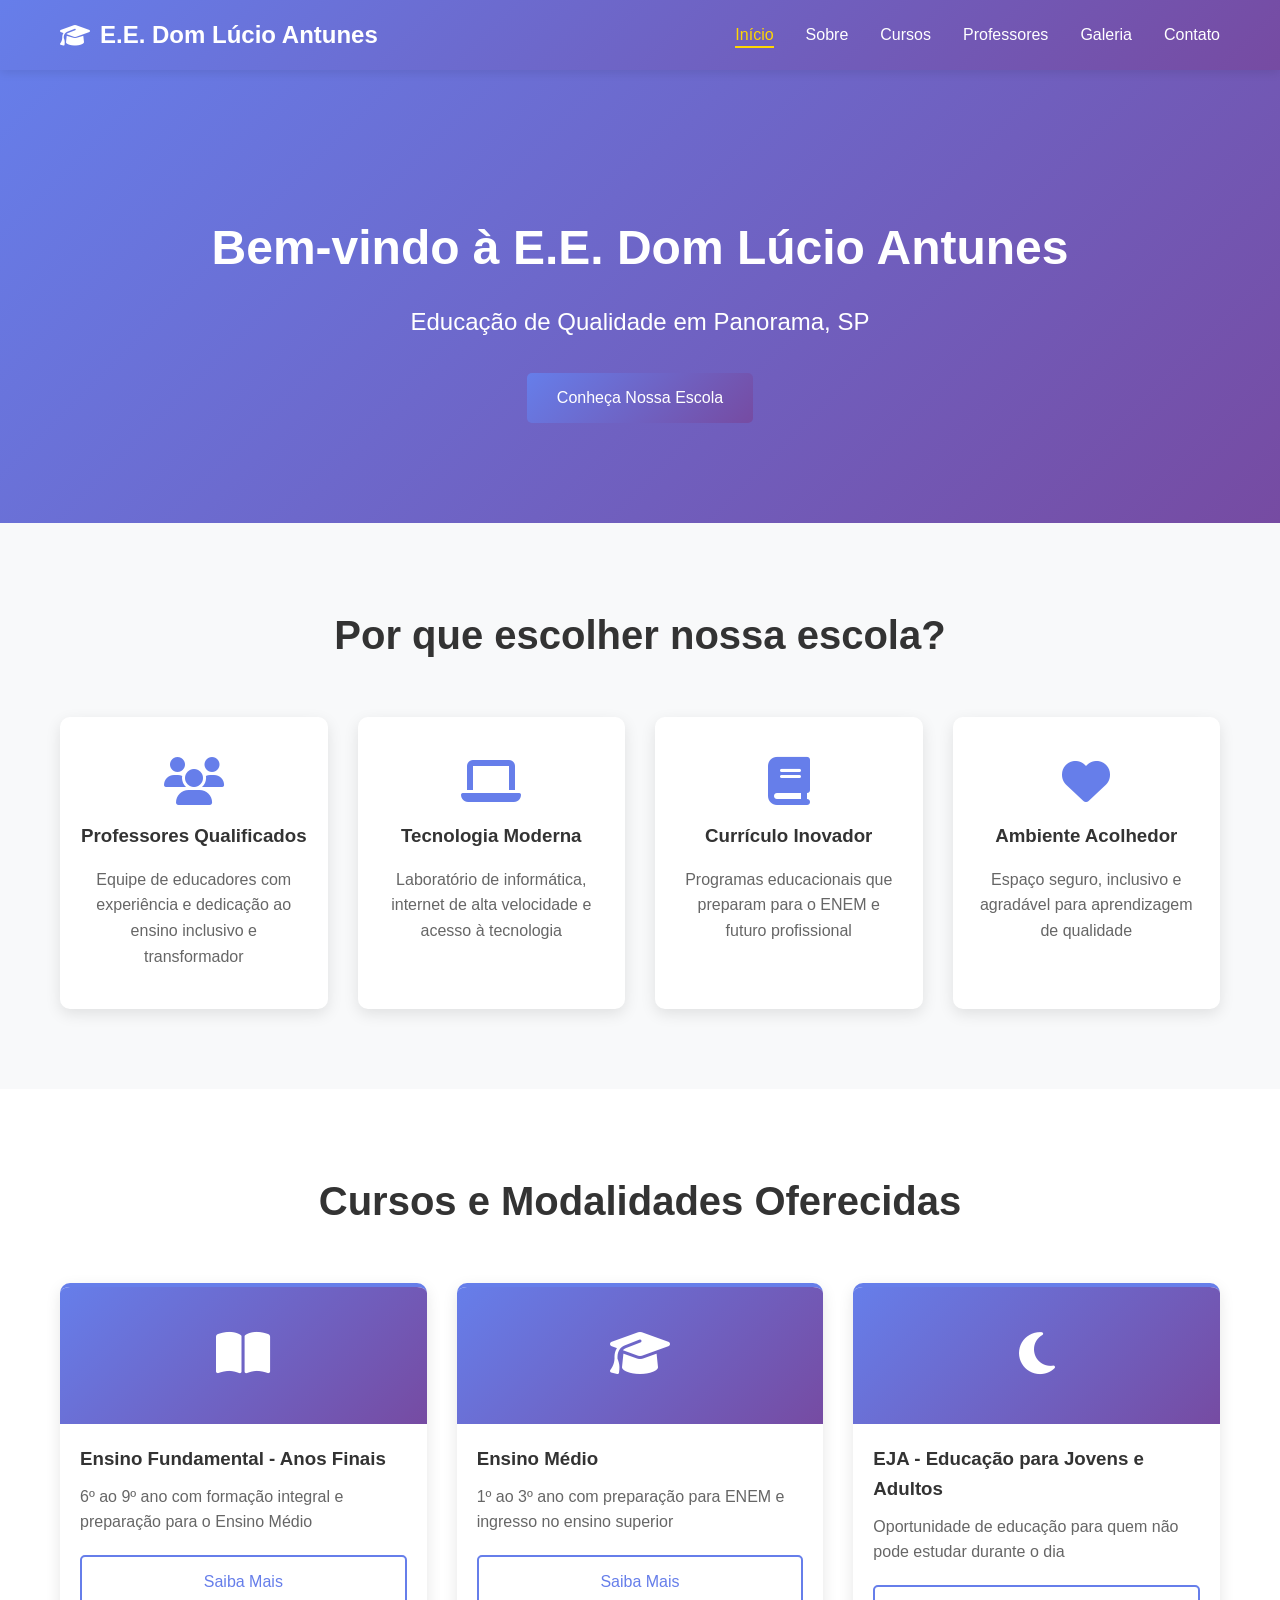
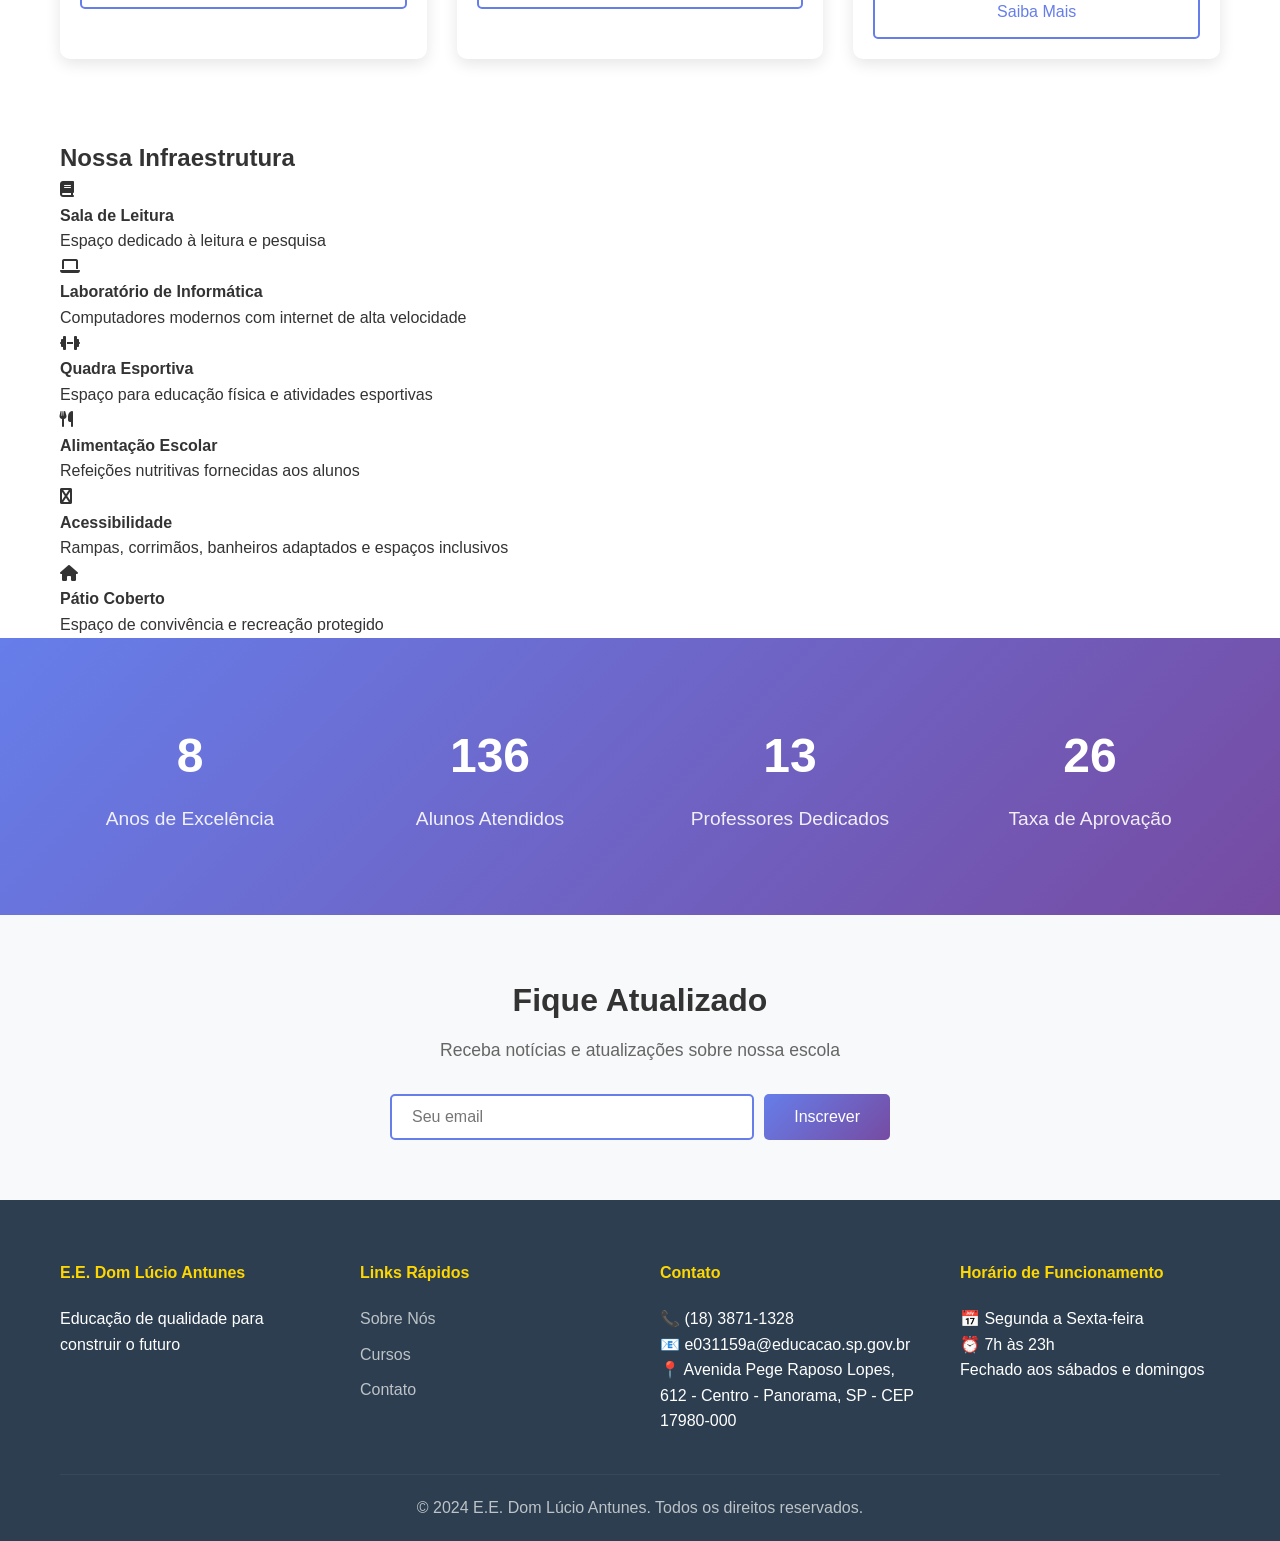
<file: index.html>
<!DOCTYPE html>
<html lang="pt-BR">
<head>
    <meta charset="UTF-8">
    <meta name="viewport" content="width=device-width, initial-scale=1.0">
    <meta name="description" content="Bem-vindo à E.E. Dom Lúcio Antunes. Educação de qualidade em Panorama, SP.">
    <title>E.E. Dom Lúcio Antunes - Educação de Qualidade</title>
    <link rel="stylesheet" href="css/style.css">
    <link rel="stylesheet" href="https://cdnjs.cloudflare.com/ajax/libs/font-awesome/6.4.0/css/all.min.css">
</head>
<body>
    <!-- Navegação -->
    <nav class="navbar">
        <div class="container">
            <div class="nav-brand">
                <i class="fas fa-graduation-cap"></i>
                <span>E.E. Dom Lúcio Antunes</span>
            </div>
            <ul class="nav-menu">
                <li><a href="index.html" class="active">Início</a></li>
                <li><a href="sobre.html">Sobre</a></li>
                <li><a href="cursos.html">Cursos</a></li>
                <li><a href="professores.html">Professores</a></li>
                <li><a href="galeria.html">Galeria</a></li>
                <li><a href="contato.html">Contato</a></li>
            </ul>
            <div class="hamburger">
                <span></span>
                <span></span>
                <span></span>
            </div>
        </div>
    </nav>

    <!-- Hero Section -->
    <section class="hero">
        <div class="hero-content">
            <h1>Bem-vindo à E.E. Dom Lúcio Antunes</h1>
            <p>Educação de Qualidade em Panorama, SP</p>
            <a href="sobre.html" class="btn btn-primary">Conheça Nossa Escola</a>
        </div>
    </section>

    <!-- Destaques -->
    <section class="highlights">
        <div class="container">
            <h2>Por que escolher nossa escola?</h2>
            <div class="highlights-grid">
                <div class="highlight-card">
                    <i class="fas fa-users"></i>
                    <h3>Professores Qualificados</h3>
                    <p>Equipe de educadores com experiência e dedicação ao ensino inclusivo e transformador</p>
                </div>
                <div class="highlight-card">
                    <i class="fas fa-laptop"></i>
                    <h3>Tecnologia Moderna</h3>
                    <p>Laboratório de informática, internet de alta velocidade e acesso à tecnologia</p>
                </div>
                <div class="highlight-card">
                    <i class="fas fa-book"></i>
                    <h3>Currículo Inovador</h3>
                    <p>Programas educacionais que preparam para o ENEM e futuro profissional</p>
                </div>
                <div class="highlight-card">
                    <i class="fas fa-heart"></i>
                    <h3>Ambiente Acolhedor</h3>
                    <p>Espaço seguro, inclusivo e agradável para aprendizagem de qualidade</p>
                </div>
            </div>
        </div>
    </section>

    <!-- Cursos em Destaque -->
    <section class="featured-courses">
        <div class="container">
            <h2>Cursos e Modalidades Oferecidas</h2>
            <div class="courses-grid">
                <div class="course-card">
                    <div class="course-icon">
                        <i class="fas fa-book-open"></i>
                    </div>
                    <h3>Ensino Fundamental - Anos Finais</h3>
                    <p>6º ao 9º ano com formação integral e preparação para o Ensino Médio</p>
                    <a href="cursos.html" class="btn btn-link">Saiba Mais</a>
                </div>
                <div class="course-card">
                    <div class="course-icon">
                        <i class="fas fa-graduation-cap"></i>
                    </div>
                    <h3>Ensino Médio</h3>
                    <p>1º ao 3º ano com preparação para ENEM e ingresso no ensino superior</p>
                    <a href="cursos.html" class="btn btn-link">Saiba Mais</a>
                </div>
                <div class="course-card">
                    <div class="course-icon">
                        <i class="fas fa-moon"></i>
                    </div>
                    <h3>EJA - Educação para Jovens e Adultos</h3>
                    <p>Oportunidade de educação para quem não pode estudar durante o dia</p>
                    <a href="cursos.html" class="btn btn-link">Saiba Mais</a>
                </div>
            </div>
        </div>
    </section>

    <!-- Infraestrutura -->
    <section class="infrastructure-section">
        <div class="container">
            <h2>Nossa Infraestrutura</h2>
            <div class="infrastructure-grid">
                <div class="infra-item">
                    <i class="fas fa-book"></i>
                    <h4>Sala de Leitura</h4>
                    <p>Espaço dedicado à leitura e pesquisa</p>
                </div>
                <div class="infra-item">
                    <i class="fas fa-laptop"></i>
                    <h4>Laboratório de Informática</h4>
                    <p>Computadores modernos com internet de alta velocidade</p>
                </div>
                <div class="infra-item">
                    <i class="fas fa-dumbbell"></i>
                    <h4>Quadra Esportiva</h4>
                    <p>Espaço para educação física e atividades esportivas</p>
                </div>
                <div class="infra-item">
                    <i class="fas fa-utensils"></i>
                    <h4>Alimentação Escolar</h4>
                    <p>Refeições nutritivas fornecidas aos alunos</p>
                </div>
                <div class="infra-item">
                    <i class="fas fa-accessible-icon"></i>
                    <h4>Acessibilidade</h4>
                    <p>Rampas, corrimãos, banheiros adaptados e espaços inclusivos</p>
                </div>
                <div class="infra-item">
                    <i class="fas fa-home"></i>
                    <h4>Pátio Coberto</h4>
                    <p>Espaço de convivência e recreação protegido</p>
                </div>
            </div>
        </div>
    </section>

    <!-- Estatísticas -->
    <section class="stats">
        <div class="container">
            <div class="stat-item">
                <h3>30+</h3>
                <p>Anos de Excelência</p>
            </div>
            <div class="stat-item">
                <h3>500+</h3>
                <p>Alunos Atendidos</p>
            </div>
            <div class="stat-item">
                <h3>50+</h3>
                <p>Professores Dedicados</p>
            </div>
            <div class="stat-item">
                <h3>98%</h3>
                <p>Taxa de Aprovação</p>
            </div>
        </div>
    </section>

    <!-- Newsletter -->
    <section class="newsletter">
        <div class="container">
            <h2>Fique Atualizado</h2>
            <p>Receba notícias e atualizações sobre nossa escola</p>
            <form class="newsletter-form">
                <input type="email" placeholder="Seu email" required>
                <button type="submit" class="btn btn-primary">Inscrever</button>
            </form>
        </div>
    </section>

    <!-- Footer -->
    <footer class="footer">
        <div class="container">
            <div class="footer-content">
                <div class="footer-section">
                    <h4>E.E. Dom Lúcio Antunes</h4>
                    <p>Educação de qualidade para construir o futuro</p>
                </div>
                <div class="footer-section">
                    <h4>Links Rápidos</h4>
                    <ul>
                        <li><a href="sobre.html">Sobre Nós</a></li>
                        <li><a href="cursos.html">Cursos</a></li>
                        <li><a href="contato.html">Contato</a></li>
                    </ul>
                </div>
                <div class="footer-section">
                    <h4>Contato</h4>
                    <p>📞 (18) 3871-1328</p>
                    <p>📧 e031159a@educacao.sp.gov.br</p>
                    <p>📍 Avenida Pege Raposo Lopes, 612 - Centro - Panorama, SP - CEP 17980-000</p>
                </div>
                <div class="footer-section">
                    <h4>Horário de Funcionamento</h4>
                    <p>📅 Segunda a Sexta-feira</p>
                    <p>⏰ 7h às 23h</p>
                    <p>Fechado aos sábados e domingos</p>
                </div>
            </div>
            <div class="footer-bottom">
                <p>&copy; 2024 E.E. Dom Lúcio Antunes. Todos os direitos reservados.</p>
            </div>
        </div>
    </footer>

    <script src="js/script.js"></script>
</body>
</html>
</file>
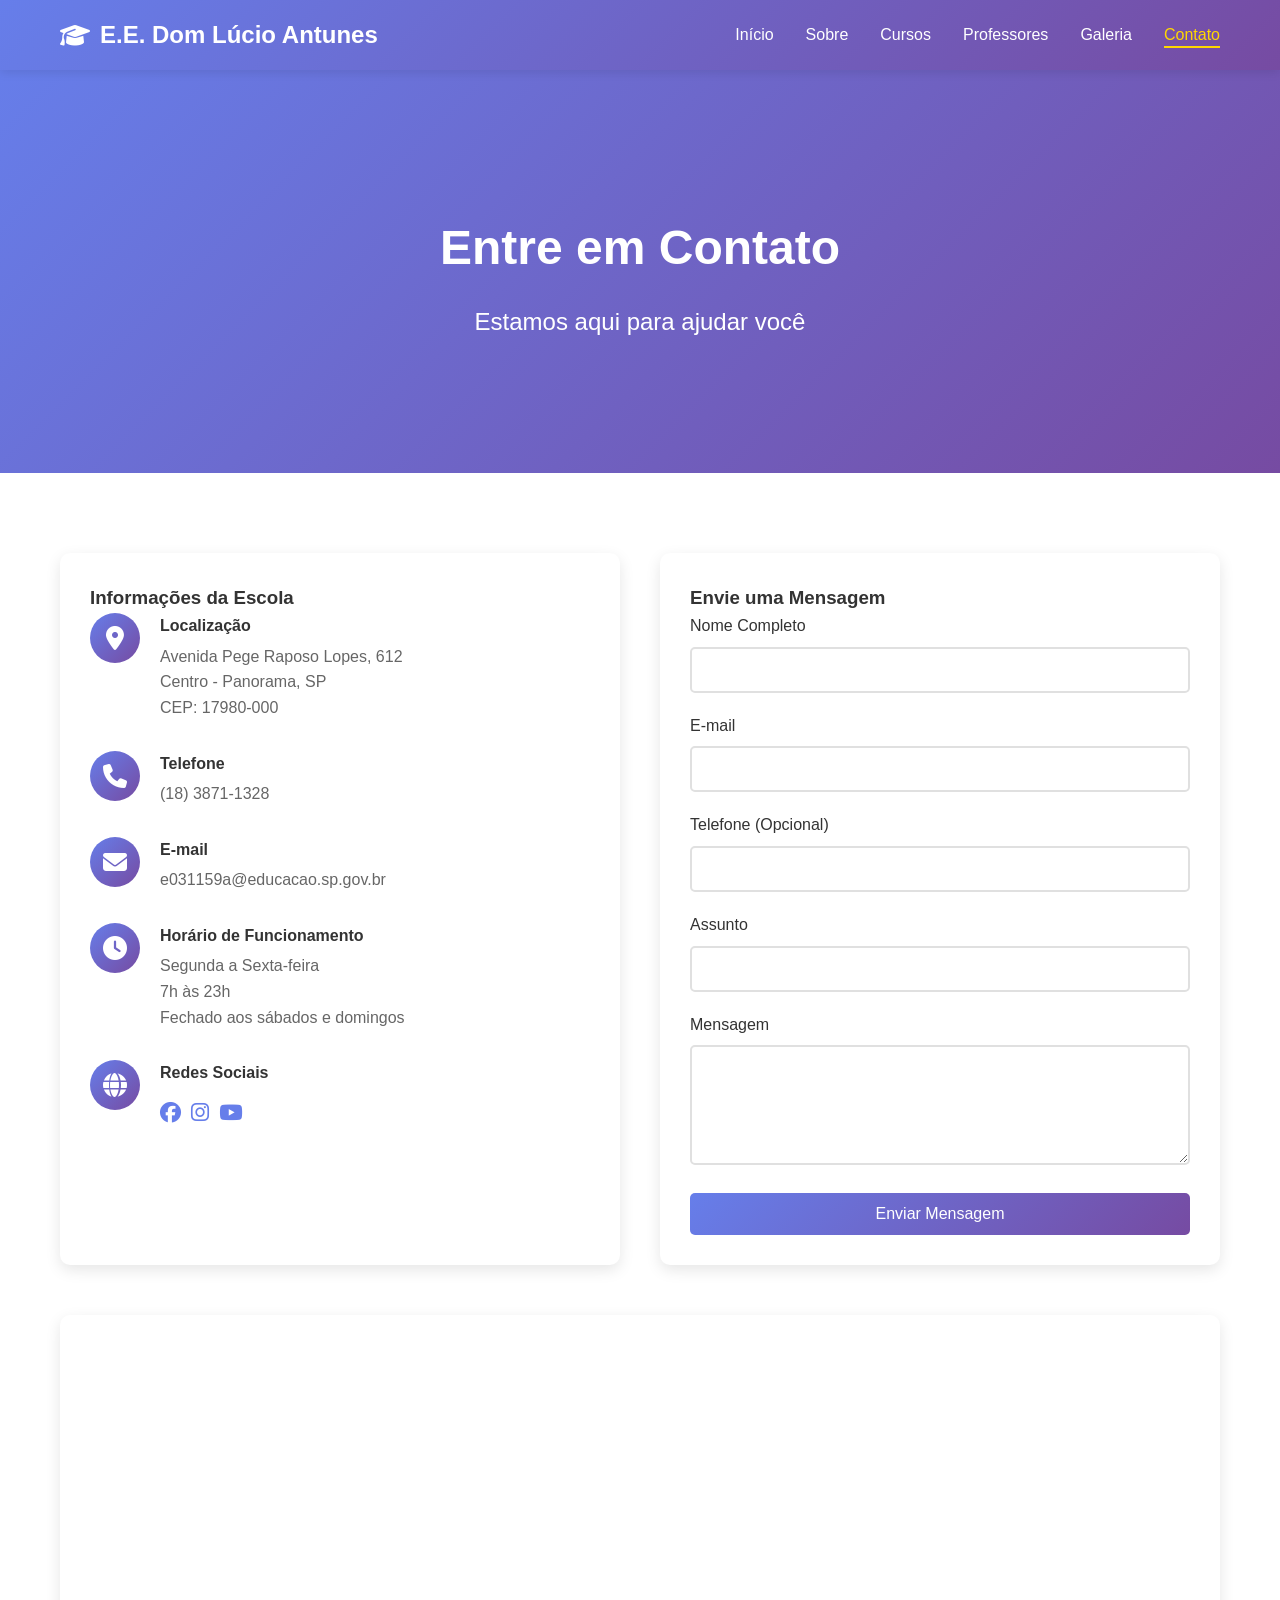
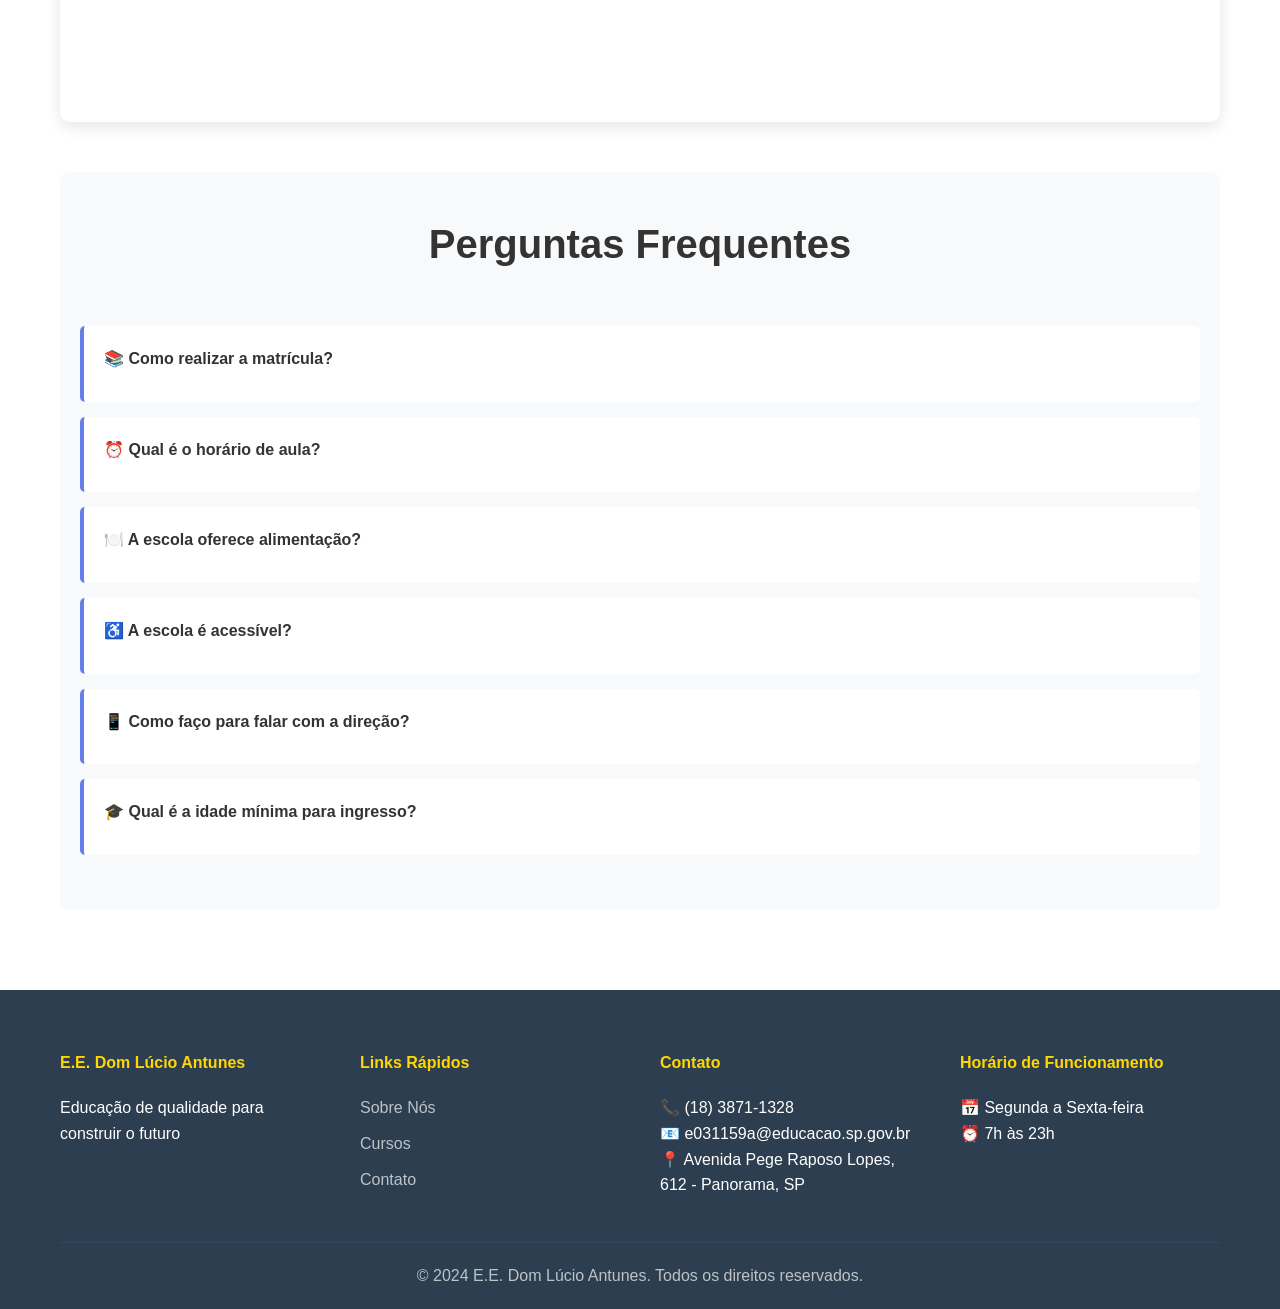
<file: contato.html>
<!DOCTYPE html>
<html lang="pt-BR">
<head>
    <meta charset="UTF-8">
    <meta name="viewport" content="width=device-width, initial-scale=1.0">
    <meta name="description" content="Entre em contato com a E.E. Dom Lúcio Antunes">
    <title>Contato - E.E. Dom Lúcio Antunes</title>
    <link rel="stylesheet" href="css/style.css">
    <link rel="stylesheet" href="https://cdnjs.cloudflare.com/ajax/libs/font-awesome/6.4.0/css/all.min.css">
    <style>
        .contact-container {
            display: grid;
            grid-template-columns: 1fr 1fr;
            gap: 40px;
            margin-bottom: 50px;
        }

        .contact-info-card {
            background: white;
            padding: 30px;
            border-radius: 10px;
            box-shadow: 0 5px 15px rgba(0,0,0,0.1);
        }

        .contact-info-item {
            display: flex;
            gap: 20px;
            margin-bottom: 30px;
            align-items: flex-start;
        }

        .contact-icon {
            width: 50px;
            height: 50px;
            background: linear-gradient(135deg, #667eea 0%, #764ba2 100%);
            border-radius: 50%;
            display: flex;
            align-items: center;
            justify-content: center;
            color: white;
            font-size: 1.5rem;
            flex-shrink: 0;
        }

        .contact-text h4 {
            margin-bottom: 5px;
            color: #333;
        }

        .contact-text p {
            color: #666;
            margin: 0;
        }

        .contact-form {
            background: white;
            padding: 30px;
            border-radius: 10px;
            box-shadow: 0 5px 15px rgba(0,0,0,0.1);
        }

        .form-group {
            margin-bottom: 20px;
        }

        .form-group label {
            display: block;
            margin-bottom: 8px;
            color: #333;
            font-weight: 500;
        }

        .form-group input,
        .form-group textarea {
            width: 100%;
            padding: 12px;
            border: 2px solid #e0e0e0;
            border-radius: 5px;
            font-family: inherit;
            font-size: 1rem;
            transition: all 0.3s ease;
        }

        .form-group input:focus,
        .form-group textarea:focus {
            outline: none;
            border-color: #667eea;
            box-shadow: 0 0 10px rgba(102, 126, 234, 0.2);
        }

        .form-group textarea {
            resize: vertical;
            min-height: 120px;
        }

        .submit-btn {
            background: linear-gradient(135deg, #667eea 0%, #764ba2 100%);
            color: white;
            padding: 12px 30px;
            border: none;
            border-radius: 5px;
            font-size: 1rem;
            cursor: pointer;
            transition: all 0.3s ease;
            width: 100%;
        }

        .submit-btn:hover {
            transform: translateY(-3px);
            box-shadow: 0 10px 20px rgba(102, 126, 234, 0.4);
        }

        .map-container {
            margin-top: 50px;
            border-radius: 10px;
            overflow: hidden;
            box-shadow: 0 5px 15px rgba(0,0,0,0.1);
        }

        .map-container iframe {
            width: 100%;
            height: 400px;
            border: none;
        }

        .faq-section {
            background: #f8f9fa;
            padding: 40px 20px;
            border-radius: 10px;
            margin-top: 50px;
        }

        .faq-item {
            background: white;
            padding: 20px;
            margin-bottom: 15px;
            border-left: 4px solid #667eea;
            border-radius: 5px;
            cursor: pointer;
            transition: all 0.3s ease;
        }

        .faq-item:hover {
            box-shadow: 0 5px 15px rgba(0,0,0,0.1);
        }

        .faq-item h4 {
            margin: 0 0 10px 0;
            color: #333;
        }

        .faq-item p {
            margin: 0;
            color: #666;
            display: none;
        }

        .faq-item.active p {
            display: block;
        }

        @media (max-width: 768px) {
            .contact-container {
                grid-template-columns: 1fr;
            }
        }
    </style>
</head>
<body>
    <!-- Navegação -->
    <nav class="navbar">
        <div class="container">
            <div class="nav-brand">
                <i class="fas fa-graduation-cap"></i>
                <span>E.E. Dom Lúcio Antunes</span>
            </div>
            <ul class="nav-menu">
                <li><a href="index.html">Início</a></li>
                <li><a href="sobre.html">Sobre</a></li>
                <li><a href="cursos.html">Cursos</a></li>
                <li><a href="professores.html">Professores</a></li>
                <li><a href="galeria.html">Galeria</a></li>
                <li><a href="contato.html" class="active">Contato</a></li>
            </ul>
            <div class="hamburger">
                <span></span>
                <span></span>
                <span></span>
            </div>
        </div>
    </nav>

    <!-- Hero Section -->
    <section class="hero" style="margin-top: 60px;">
        <div class="hero-content">
            <h1>Entre em Contato</h1>
            <p>Estamos aqui para ajudar você</p>
        </div>
    </section>

    <!-- Seção de Contato -->
    <section class="featured-courses">
        <div class="container">
            <div class="contact-container">
                <!-- Informações de Contato -->
                <div class="contact-info-card">
                    <h3>Informações da Escola</h3>
                    
                    <div class="contact-info-item">
                        <div class="contact-icon">
                            <i class="fas fa-map-marker-alt"></i>
                        </div>
                        <div class="contact-text">
                            <h4>Localização</h4>
                            <p>Avenida Pege Raposo Lopes, 612<br>Centro - Panorama, SP<br>CEP: 17980-000</p>
                        </div>
                    </div>

                    <div class="contact-info-item">
                        <div class="contact-icon">
                            <i class="fas fa-phone"></i>
                        </div>
                        <div class="contact-text">
                            <h4>Telefone</h4>
                            <p>(18) 3871-1328</p>
                        </div>
                    </div>

                    <div class="contact-info-item">
                        <div class="contact-icon">
                            <i class="fas fa-envelope"></i>
                        </div>
                        <div class="contact-text">
                            <h4>E-mail</h4>
                            <p>e031159a@educacao.sp.gov.br</p>
                        </div>
                    </div>

                    <div class="contact-info-item">
                        <div class="contact-icon">
                            <i class="fas fa-clock"></i>
                        </div>
                        <div class="contact-text">
                            <h4>Horário de Funcionamento</h4>
                            <p>Segunda a Sexta-feira<br>7h às 23h<br>Fechado aos sábados e domingos</p>
                        </div>
                    </div>

                    <div class="contact-info-item">
                        <div class="contact-icon">
                            <i class="fas fa-globe"></i>
                        </div>
                        <div class="contact-text">
                            <h4>Redes Sociais</h4>
                            <div style="display: flex; gap: 10px; margin-top: 10px;">
                                <a href="#" style="color: #667eea; font-size: 1.3rem;"><i class="fab fa-facebook"></i></a>
                                <a href="#" style="color: #667eea; font-size: 1.3rem;"><i class="fab fa-instagram"></i></a>
                                <a href="#" style="color: #667eea; font-size: 1.3rem;"><i class="fab fa-youtube"></i></a>
                            </div>
                        </div>
                    </div>
                </div>

                <!-- Formulário de Contato -->
                <div class="contact-form">
                    <h3>Envie uma Mensagem</h3>
                    <form id="contactForm">
                        <div class="form-group">
                            <label for="name">Nome Completo</label>
                            <input type="text" id="name" name="name" required>
                        </div>

                        <div class="form-group">
                            <label for="email">E-mail</label>
                            <input type="email" id="email" name="email" required>
                        </div>

                        <div class="form-group">
                            <label for="phone">Telefone (Opcional)</label>
                            <input type="tel" id="phone" name="phone">
                        </div>

                        <div class="form-group">
                            <label for="subject">Assunto</label>
                            <input type="text" id="subject" name="subject" required>
                        </div>

                        <div class="form-group">
                            <label for="message">Mensagem</label>
                            <textarea id="message" name="message" required></textarea>
                        </div>

                        <button type="submit" class="submit-btn">Enviar Mensagem</button>
                    </form>
                </div>
            </div>

            <!-- Mapa -->
            <div class="map-container">
                <iframe src="https://www.google.com/maps/embed?pb=!1m18!1m12!1m3!1d3704.5678901234567!2d-51.47258!3d-20.73222!2m3!1f0!2f0!3f0!3m2!1i1024!2i768!4f13.1!3m3!1m2!1s0x94bf3d3d3d3d3d3d%3A0x3d3d3d3d3d3d3d3d!2sAvenida%20Pege%20Raposo%20Lopes%2C%20612%20-%20Panorama%2C%20SP!5e0!3m2!1spt-BR!2sbr!4v1234567890" allowfullscreen="" loading="lazy" referrerpolicy="no-referrer-when-downgrade"></iframe>
            </div>

            <!-- FAQ -->
            <div class="faq-section">
                <h2>Perguntas Frequentes</h2>
                <div class="faq-item">
                    <h4>📚 Como realizar a matrícula?</h4>
                    <p>Para realizar a matrícula, entre em contato com a escola presencialmente ou por telefone. Você precisará apresentar documentos pessoais e escolares. Estamos disponíveis de segunda a sexta-feira, das 7h às 23h.</p>
                </div>
                <div class="faq-item">
                    <h4>⏰ Qual é o horário de aula?</h4>
                    <p>A escola funciona com aulas matutinas, vespertinas e noturnas. Os alunos dos cursos regulares (Fundamental e Médio) podem escolher entre turmas matutinas ou vespertinas. A EJA (Educação para Jovens e Adultos) funciona apenas no período noturno.</p>
                </div>
                <div class="faq-item">
                    <h4>🍽️ A escola oferece alimentação?</h4>
                    <p>Sim! A escola oferece alimentação escolar nutritiva e balanceada para todos os alunos durante o período de aulas. O cardápio é planejado por nutricionistas.</p>
                </div>
                <div class="faq-item">
                    <h4>♿ A escola é acessível?</h4>
                    <p>Sim, a escola possui estrutura completa de acessibilidade com rampas, corrimãos, banheiros adaptados e espaços inclusivos para alunos com necessidades especiais.</p>
                </div>
                <div class="faq-item">
                    <h4>📱 Como faço para falar com a direção?</h4>
                    <p>Você pode ligar para a escola no telefone (18) 3871-1328, enviar um e-mail para e031159a@educacao.sp.gov.br ou comparecendo presencialmente na secretaria durante o horário de funcionamento.</p>
                </div>
                <div class="faq-item">
                    <h4>🎓 Qual é a idade mínima para ingresso?</h4>
                    <p>Para o Ensino Fundamental (6º ano), a idade mínima é de 11 anos. Para o Ensino Médio, é necessário ter completado o Ensino Fundamental. A EJA é aberta para jovens acima de 15 anos e adultos.</p>
                </div>
            </div>
        </div>
    </section>

    <!-- Footer -->
    <footer class="footer">
        <div class="container">
            <div class="footer-content">
                <div class="footer-section">
                    <h4>E.E. Dom Lúcio Antunes</h4>
                    <p>Educação de qualidade para construir o futuro</p>
                </div>
                <div class="footer-section">
                    <h4>Links Rápidos</h4>
                    <ul>
                        <li><a href="sobre.html">Sobre Nós</a></li>
                        <li><a href="cursos.html">Cursos</a></li>
                        <li><a href="contato.html">Contato</a></li>
                    </ul>
                </div>
                <div class="footer-section">
                    <h4>Contato</h4>
                    <p>📞 (18) 3871-1328</p>
                    <p>📧 e031159a@educacao.sp.gov.br</p>
                    <p>📍 Avenida Pege Raposo Lopes, 612 - Panorama, SP</p>
                </div>
                <div class="footer-section">
                    <h4>Horário de Funcionamento</h4>
                    <p>📅 Segunda a Sexta-feira</p>
                    <p>⏰ 7h às 23h</p>
                </div>
            </div>
            <div class="footer-bottom">
                <p>&copy; 2024 E.E. Dom Lúcio Antunes. Todos os direitos reservados.</p>
            </div>
        </div>
    </footer>

    <script>
        // FAQ Toggle
        const faqItems = document.querySelectorAll('.faq-item');
        faqItems.forEach(item => {
            item.addEventListener('click', () => {
                faqItems.forEach(i => i.classList.remove('active'));
                item.classList.add('active');
            });
        });

        // Formulário de Contato
        const contactForm = document.getElementById('contactForm');
        if (contactForm) {
            contactForm.addEventListener('submit', (e) => {
                e.preventDefault();
                const name = document.getElementById('name').value;
                alert(`✅ Obrigado ${name}! Sua mensagem foi enviada com sucesso. Responderemos em breve!`);
                contactForm.reset();
            });
        }
    </script>

    <script src="js/script.js"></script>
</body>
</html>
</file>
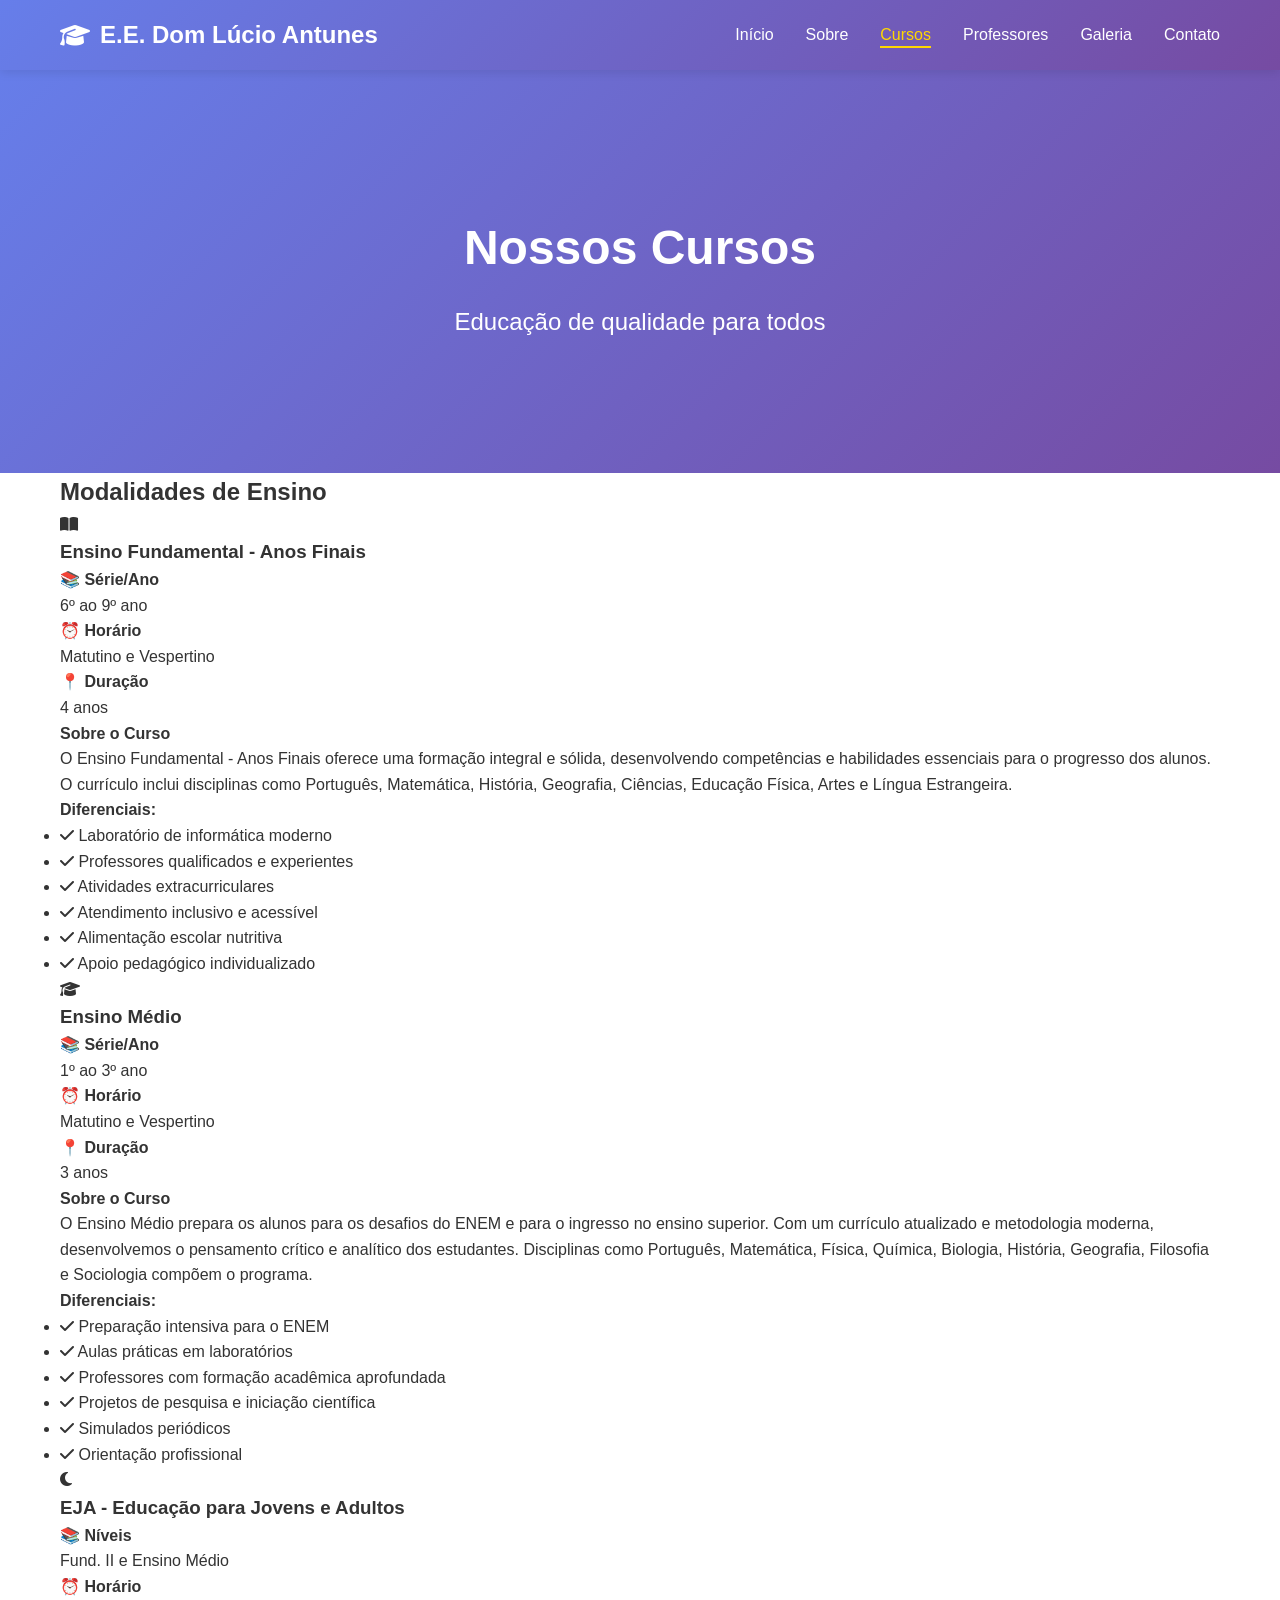
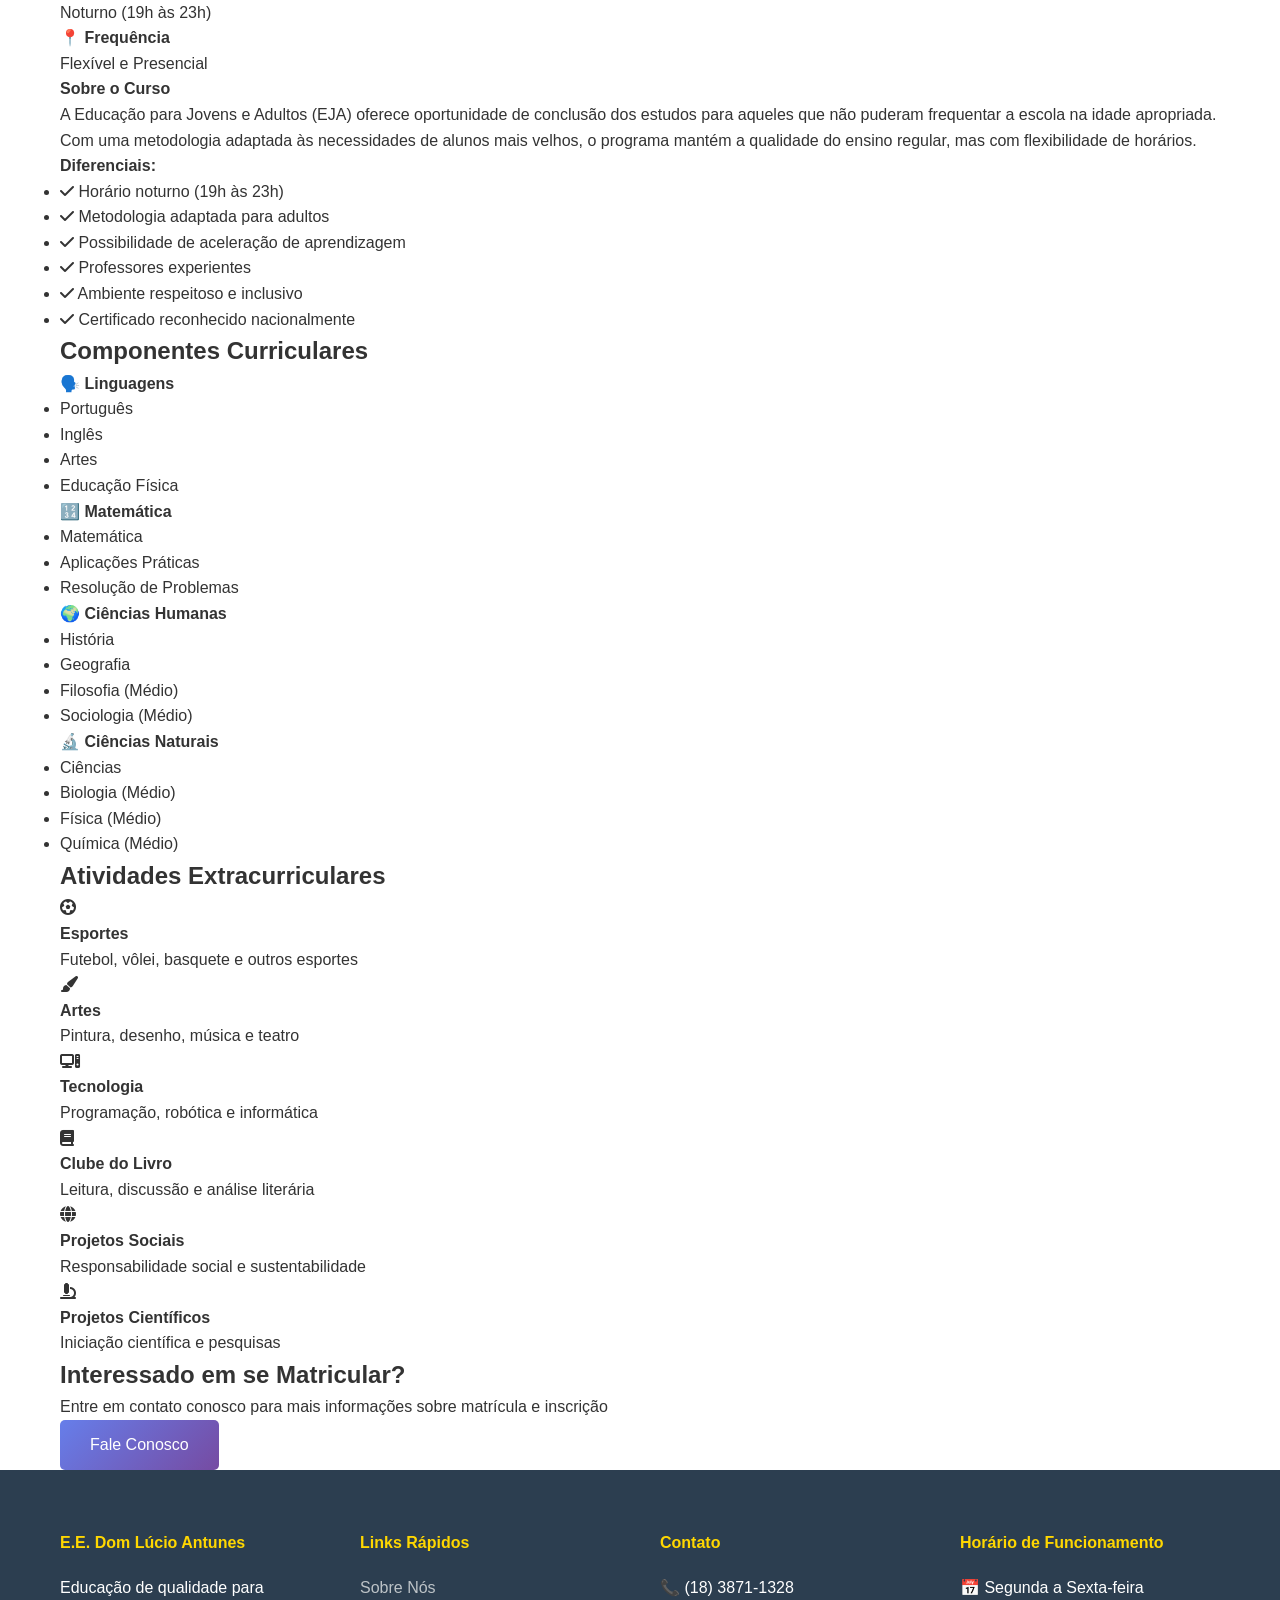
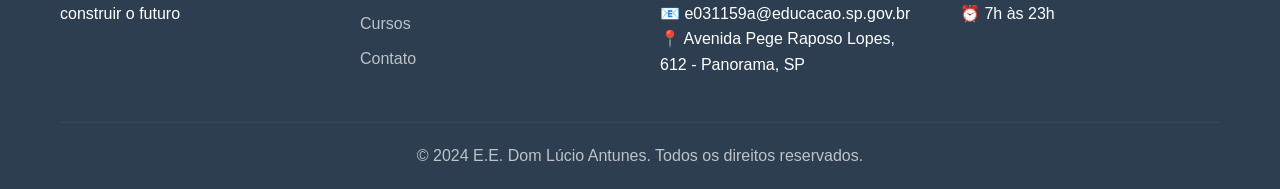
<file: cursos.html>
<!DOCTYPE html>
<html lang="pt-BR">
<head>
    <meta charset="UTF-8">
    <meta name="viewport" content="width=device-width, initial-scale=1.0">
    <meta name="description" content="Conheça os cursos oferecidos pela E.E. Dom Lúcio Antunes">
    <title>Cursos - E.E. Dom Lúcio Antunes</title>
    <link rel="stylesheet" href="css/style.css">
    <link rel="stylesheet" href="https://cdnjs.cloudflare.com/ajax/libs/font-awesome/6.4.0/css/all.min.css">
</head>
<body>
    <!-- Navegação -->
    <nav class="navbar">
        <div class="container">
            <div class="nav-brand">
                <i class="fas fa-graduation-cap"></i>
                <span>E.E. Dom Lúcio Antunes</span>
            </div>
            <ul class="nav-menu">
                <li><a href="index.html">Início</a></li>
                <li><a href="sobre.html">Sobre</a></li>
                <li><a href="cursos.html" class="active">Cursos</a></li>
                <li><a href="professores.html">Professores</a></li>
                <li><a href="galeria.html">Galeria</a></li>
                <li><a href="contato.html">Contato</a></li>
            </ul>
            <div class="hamburger">
                <span></span>
                <span></span>
                <span></span>
            </div>
        </div>
    </nav>

    <!-- Hero Section -->
    <section class="hero" style="margin-top: 60px;">
        <div class="hero-content">
            <h1>Nossos Cursos</h1>
            <p>Educação de qualidade para todos</p>
        </div>
    </section>

    <!-- Cursos Principais -->
    <section class="courses-section">
        <div class="container">
            <h2>Modalidades de Ensino</h2>
            
            <!-- Ensino Fundamental -->
            <div class="course-detail-card">
                <div class="course-detail-header">
                    <i class="fas fa-book-open"></i>
                    <h3>Ensino Fundamental - Anos Finais</h3>
                </div>
                <div class="course-detail-content">
                    <div class="course-info">
                        <h4>📚 Série/Ano</h4>
                        <p>6º ao 9º ano</p>
                    </div>
                    <div class="course-info">
                        <h4>⏰ Horário</h4>
                        <p>Matutino e Vespertino</p>
                    </div>
                    <div class="course-info">
                        <h4>📍 Duração</h4>
                        <p>4 anos</p>
                    </div>
                </div>
                <div class="course-description">
                    <h4>Sobre o Curso</h4>
                    <p>O Ensino Fundamental - Anos Finais oferece uma formação integral e sólida, desenvolvendo competências e habilidades essenciais para o progresso dos alunos. O currículo inclui disciplinas como Português, Matemática, História, Geografia, Ciências, Educação Física, Artes e Língua Estrangeira.</p>
                    <h4>Diferenciais:</h4>
                    <ul class="course-benefits">
                        <li><i class="fas fa-check"></i> Laboratório de informática moderno</li>
                        <li><i class="fas fa-check"></i> Professores qualificados e experientes</li>
                        <li><i class="fas fa-check"></i> Atividades extracurriculares</li>
                        <li><i class="fas fa-check"></i> Atendimento inclusivo e acessível</li>
                        <li><i class="fas fa-check"></i> Alimentação escolar nutritiva</li>
                        <li><i class="fas fa-check"></i> Apoio pedagógico individualizado</li>
                    </ul>
                </div>
            </div>

            <!-- Ensino Médio -->
            <div class="course-detail-card">
                <div class="course-detail-header">
                    <i class="fas fa-graduation-cap"></i>
                    <h3>Ensino Médio</h3>
                </div>
                <div class="course-detail-content">
                    <div class="course-info">
                        <h4>📚 Série/Ano</h4>
                        <p>1º ao 3º ano</p>
                    </div>
                    <div class="course-info">
                        <h4>⏰ Horário</h4>
                        <p>Matutino e Vespertino</p>
                    </div>
                    <div class="course-info">
                        <h4>📍 Duração</h4>
                        <p>3 anos</p>
                    </div>
                </div>
                <div class="course-description">
                    <h4>Sobre o Curso</h4>
                    <p>O Ensino Médio prepara os alunos para os desafios do ENEM e para o ingresso no ensino superior. Com um currículo atualizado e metodologia moderna, desenvolvemos o pensamento crítico e analítico dos estudantes. Disciplinas como Português, Matemática, Física, Química, Biologia, História, Geografia, Filosofia e Sociologia compõem o programa.</p>
                    <h4>Diferenciais:</h4>
                    <ul class="course-benefits">
                        <li><i class="fas fa-check"></i> Preparação intensiva para o ENEM</li>
                        <li><i class="fas fa-check"></i> Aulas práticas em laboratórios</li>
                        <li><i class="fas fa-check"></i> Professores com formação acadêmica aprofundada</li>
                        <li><i class="fas fa-check"></i> Projetos de pesquisa e iniciação científica</li>
                        <li><i class="fas fa-check"></i> Simulados periódicos</li>
                        <li><i class="fas fa-check"></i> Orientação profissional</li>
                    </ul>
                </div>
            </div>

            <!-- EJA -->
            <div class="course-detail-card">
                <div class="course-detail-header">
                    <i class="fas fa-moon"></i>
                    <h3>EJA - Educação para Jovens e Adultos</h3>
                </div>
                <div class="course-detail-content">
                    <div class="course-info">
                        <h4>📚 Níveis</h4>
                        <p>Fund. II e Ensino Médio</p>
                    </div>
                    <div class="course-info">
                        <h4>⏰ Horário</h4>
                        <p>Noturno (19h às 23h)</p>
                    </div>
                    <div class="course-info">
                        <h4>📍 Frequência</h4>
                        <p>Flexível e Presencial</p>
                    </div>
                </div>
                <div class="course-description">
                    <h4>Sobre o Curso</h4>
                    <p>A Educação para Jovens e Adultos (EJA) oferece oportunidade de conclusão dos estudos para aqueles que não puderam frequentar a escola na idade apropriada. Com uma metodologia adaptada às necessidades de alunos mais velhos, o programa mantém a qualidade do ensino regular, mas com flexibilidade de horários.</p>
                    <h4>Diferenciais:</h4>
                    <ul class="course-benefits">
                        <li><i class="fas fa-check"></i> Horário noturno (19h às 23h)</li>
                        <li><i class="fas fa-check"></i> Metodologia adaptada para adultos</li>
                        <li><i class="fas fa-check"></i> Possibilidade de aceleração de aprendizagem</li>
                        <li><i class="fas fa-check"></i> Professores experientes</li>
                        <li><i class="fas fa-check"></i> Ambiente respeitoso e inclusivo</li>
                        <li><i class="fas fa-check"></i> Certificado reconhecido nacionalmente</li>
                    </ul>
                </div>
            </div>
        </div>
    </section>

    <!-- Componentes Curriculares -->
    <section class="curriculum-section">
        <div class="container">
            <h2>Componentes Curriculares</h2>
            <div class="curriculum-grid">
                <div class="curriculum-item">
                    <h4>🗣️ Linguagens</h4>
                    <ul>
                        <li>Português</li>
                        <li>Inglês</li>
                        <li>Artes</li>
                        <li>Educação Física</li>
                    </ul>
                </div>
                <div class="curriculum-item">
                    <h4>🔢 Matemática</h4>
                    <ul>
                        <li>Matemática</li>
                        <li>Aplicações Práticas</li>
                        <li>Resolução de Problemas</li>
                    </ul>
                </div>
                <div class="curriculum-item">
                    <h4>🌍 Ciências Humanas</h4>
                    <ul>
                        <li>História</li>
                        <li>Geografia</li>
                        <li>Filosofia (Médio)</li>
                        <li>Sociologia (Médio)</li>
                    </ul>
                </div>
                <div class="curriculum-item">
                    <h4>🔬 Ciências Naturais</h4>
                    <ul>
                        <li>Ciências</li>
                        <li>Biologia (Médio)</li>
                        <li>Física (Médio)</li>
                        <li>Química (Médio)</li>
                    </ul>
                </div>
            </div>
        </div>
    </section>

    <!-- Atividades Extracurriculares -->
    <section class="extracurricular-section">
        <div class="container">
            <h2>Atividades Extracurriculares</h2>
            <div class="activities-grid">
                <div class="activity-card">
                    <i class="fas fa-futbol"></i>
                    <h4>Esportes</h4>
                    <p>Futebol, vôlei, basquete e outros esportes</p>
                </div>
                <div class="activity-card">
                    <i class="fas fa-paint-brush"></i>
                    <h4>Artes</h4>
                    <p>Pintura, desenho, música e teatro</p>
                </div>
                <div class="activity-card">
                    <i class="fas fa-computer"></i>
                    <h4>Tecnologia</h4>
                    <p>Programação, robótica e informática</p>
                </div>
                <div class="activity-card">
                    <i class="fas fa-book"></i>
                    <h4>Clube do Livro</h4>
                    <p>Leitura, discussão e análise literária</p>
                </div>
                <div class="activity-card">
                    <i class="fas fa-globe"></i>
                    <h4>Projetos Sociais</h4>
                    <p>Responsabilidade social e sustentabilidade</p>
                </div>
                <div class="activity-card">
                    <i class="fas fa-microscope"></i>
                    <h4>Projetos Científicos</h4>
                    <p>Iniciação científica e pesquisas</p>
                </div>
            </div>
        </div>
    </section>

    <!-- CTA -->
    <section class="cta-section">
        <div class="container">
            <h2>Interessado em se Matricular?</h2>
            <p>Entre em contato conosco para mais informações sobre matrícula e inscrição</p>
            <a href="contato.html" class="btn btn-primary">Fale Conosco</a>
        </div>
    </section>

    <!-- Footer -->
    <footer class="footer">
        <div class="container">
            <div class="footer-content">
                <div class="footer-section">
                    <h4>E.E. Dom Lúcio Antunes</h4>
                    <p>Educação de qualidade para construir o futuro</p>
                </div>
                <div class="footer-section">
                    <h4>Links Rápidos</h4>
                    <ul>
                        <li><a href="sobre.html">Sobre Nós</a></li>
                        <li><a href="cursos.html">Cursos</a></li>
                        <li><a href="contato.html">Contato</a></li>
                    </ul>
                </div>
                <div class="footer-section">
                    <h4>Contato</h4>
                    <p>📞 (18) 3871-1328</p>
                    <p>📧 e031159a@educacao.sp.gov.br</p>
                    <p>📍 Avenida Pege Raposo Lopes, 612 - Panorama, SP</p>
                </div>
                <div class="footer-section">
                    <h4>Horário de Funcionamento</h4>
                    <p>📅 Segunda a Sexta-feira</p>
                    <p>⏰ 7h às 23h</p>
                </div>
            </div>
            <div class="footer-bottom">
                <p>&copy; 2024 E.E. Dom Lúcio Antunes. Todos os direitos reservados.</p>
            </div>
        </div>
    </footer>

    <script src="js/script.js"></script>
</body>
</html>
</file>
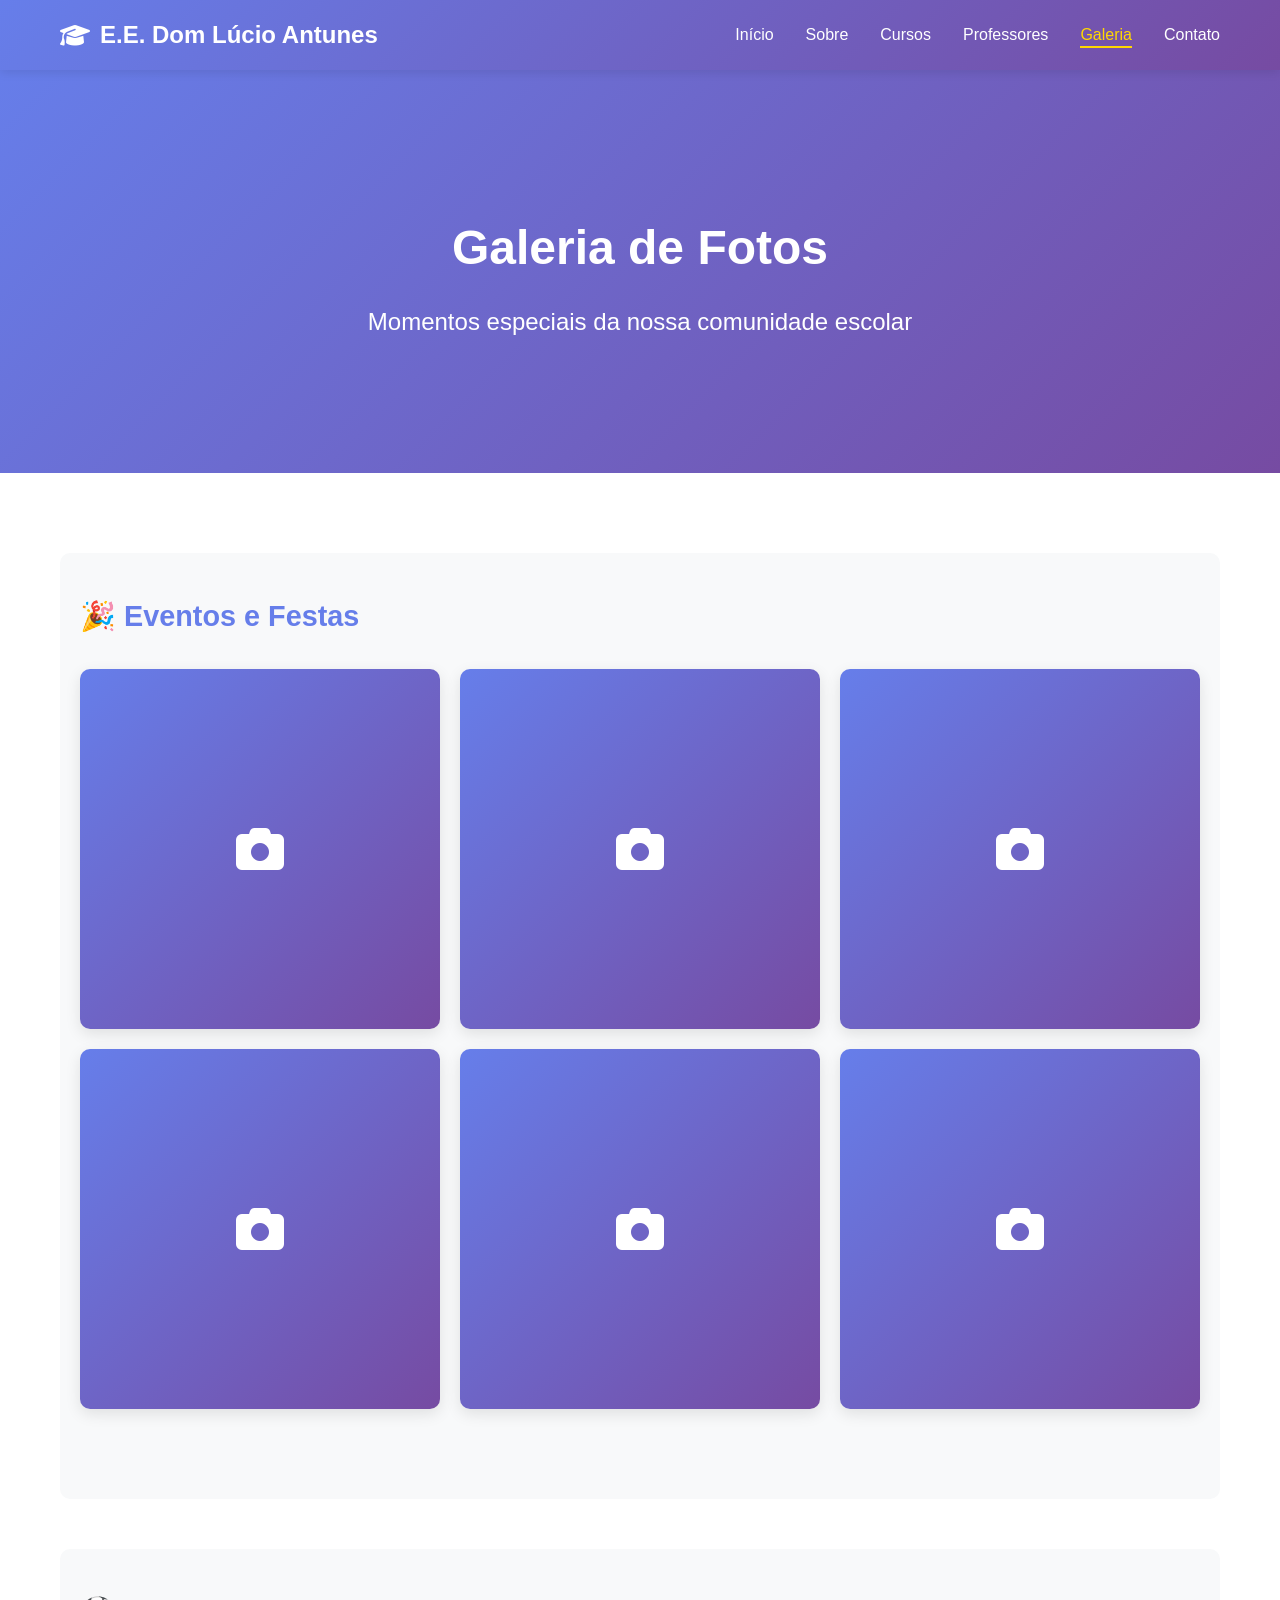
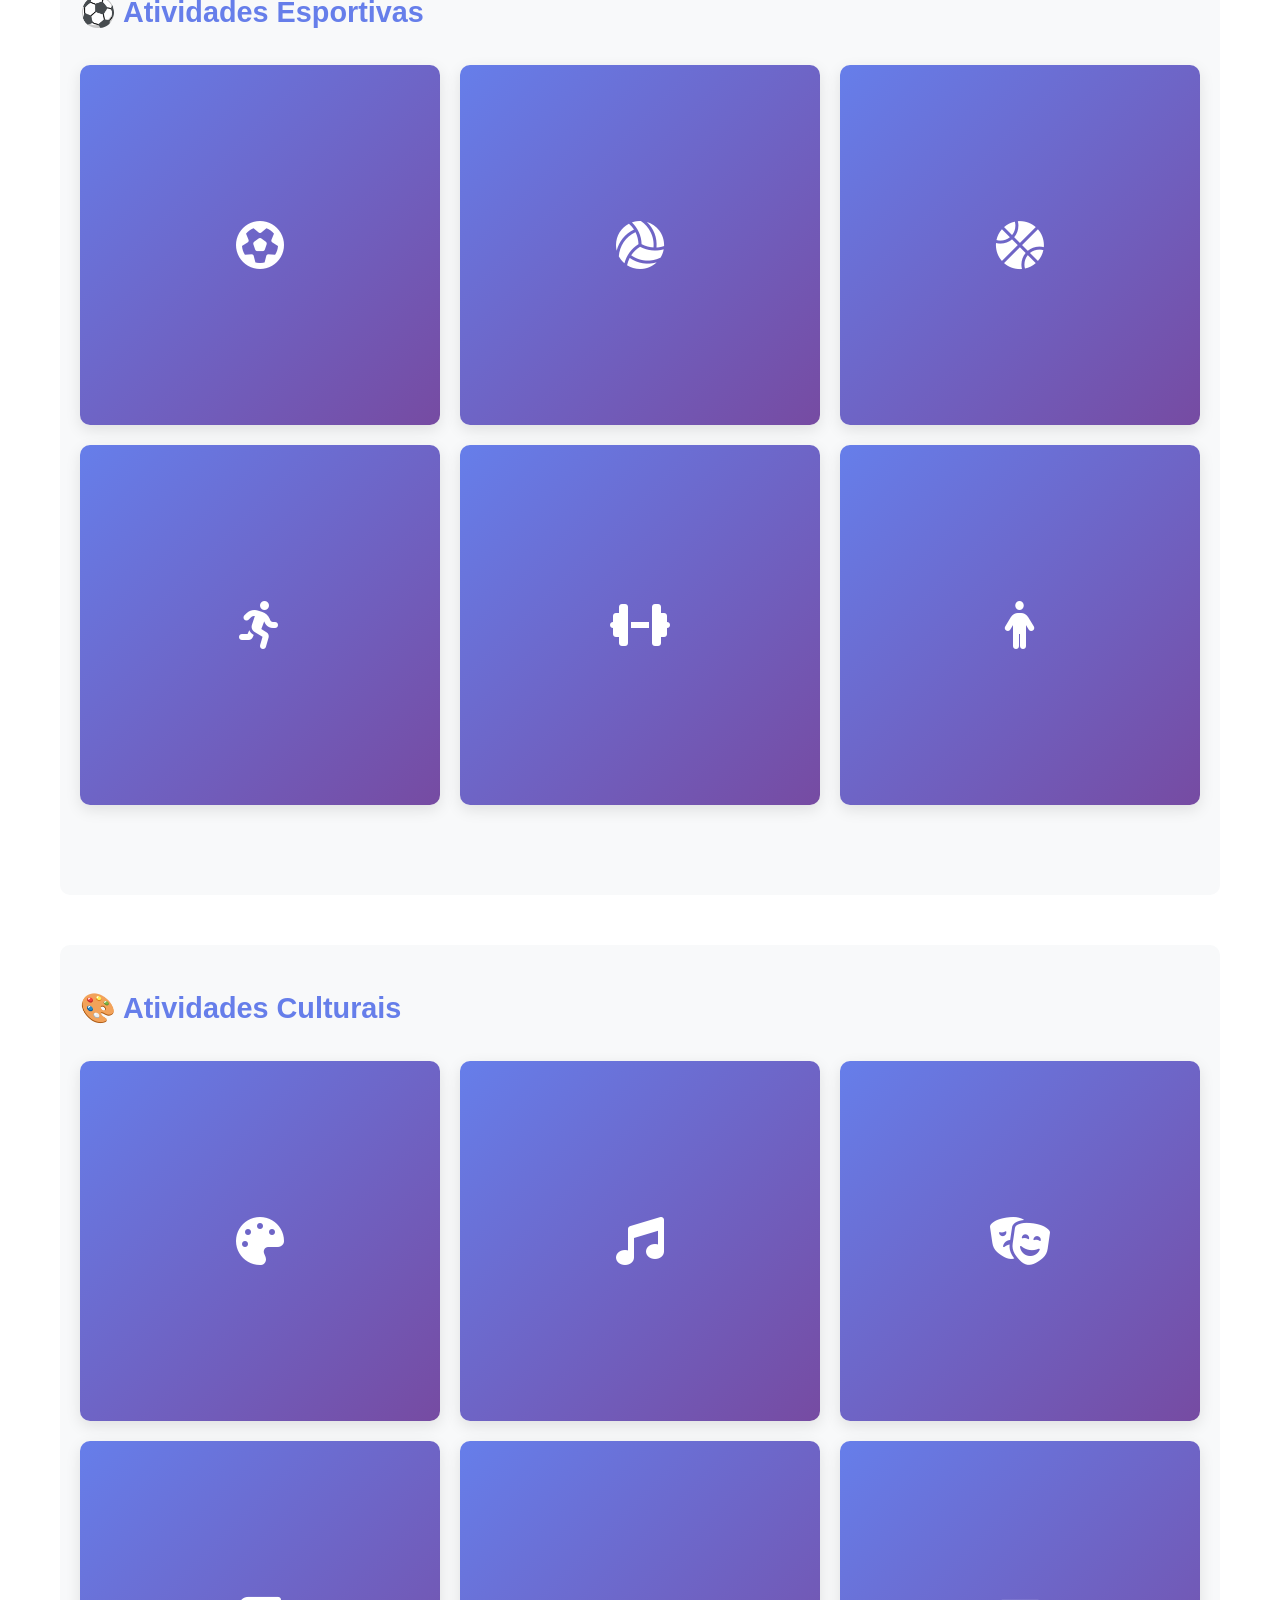
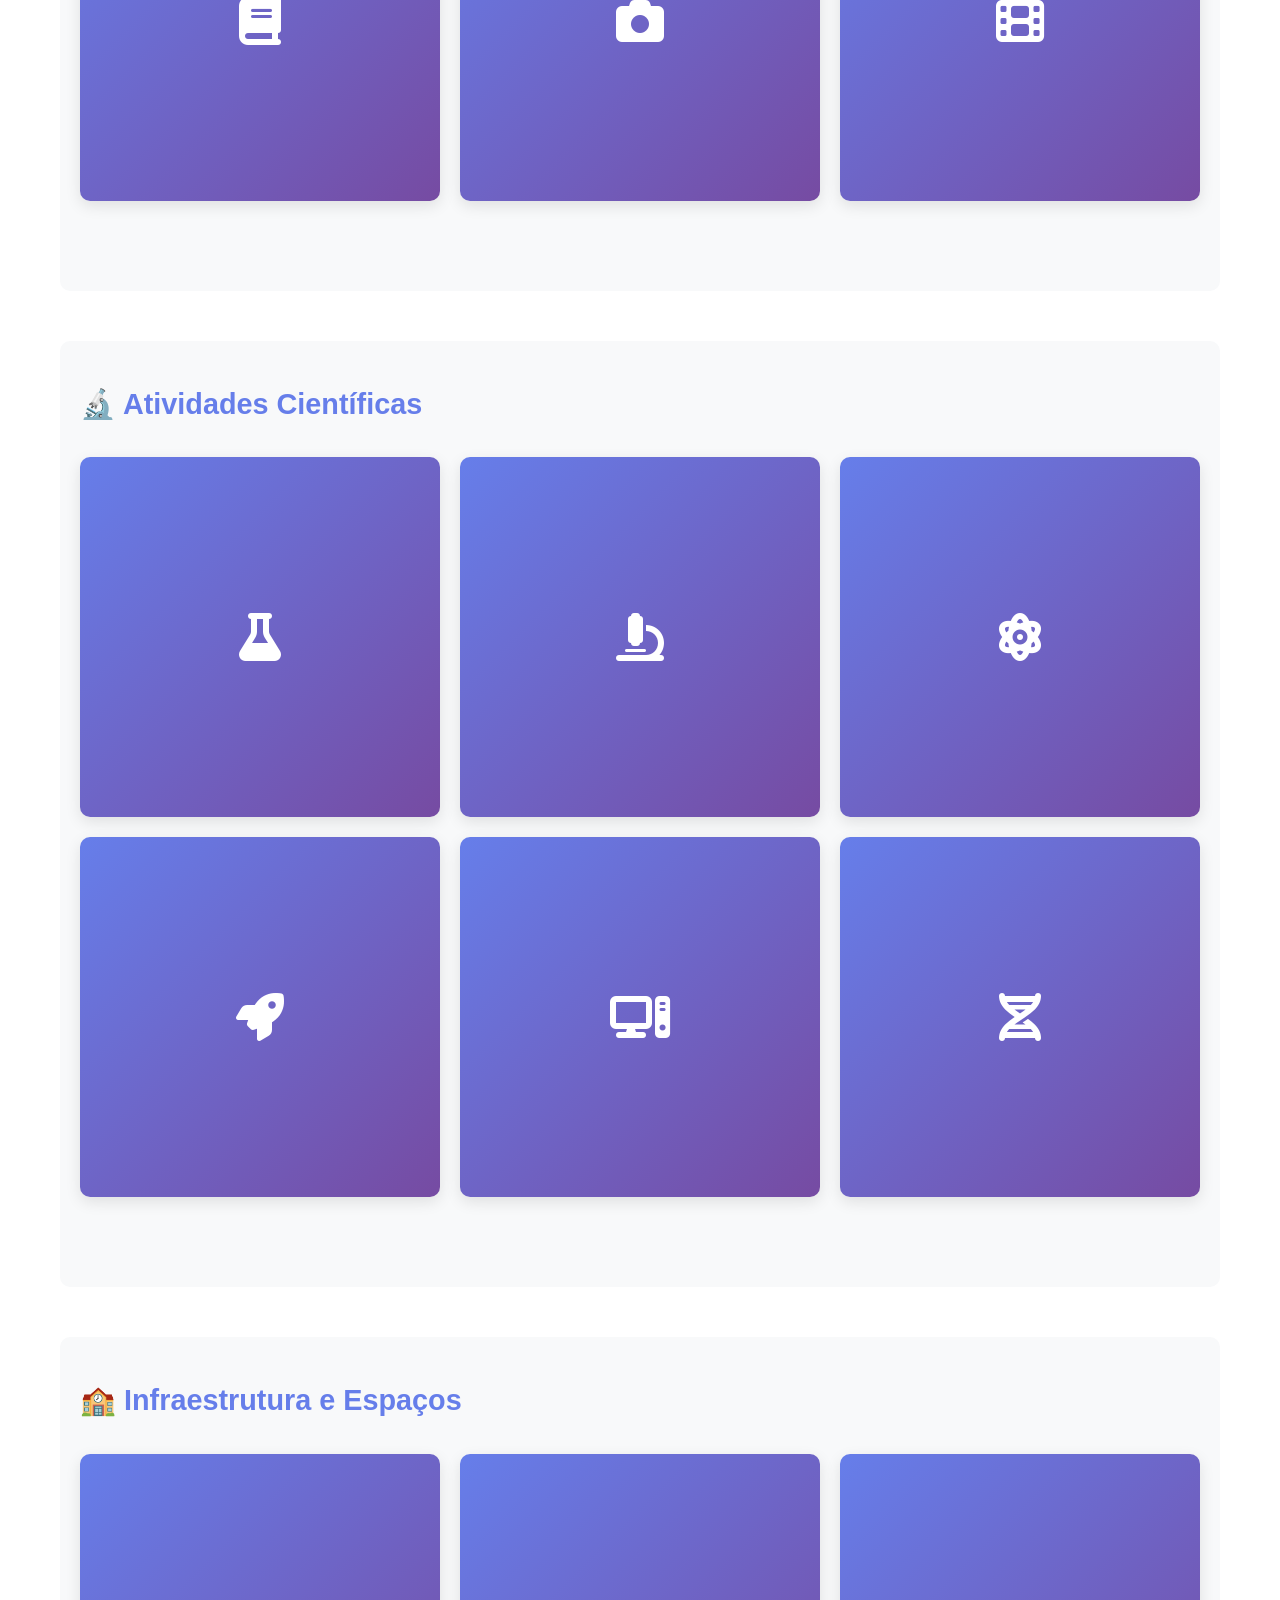
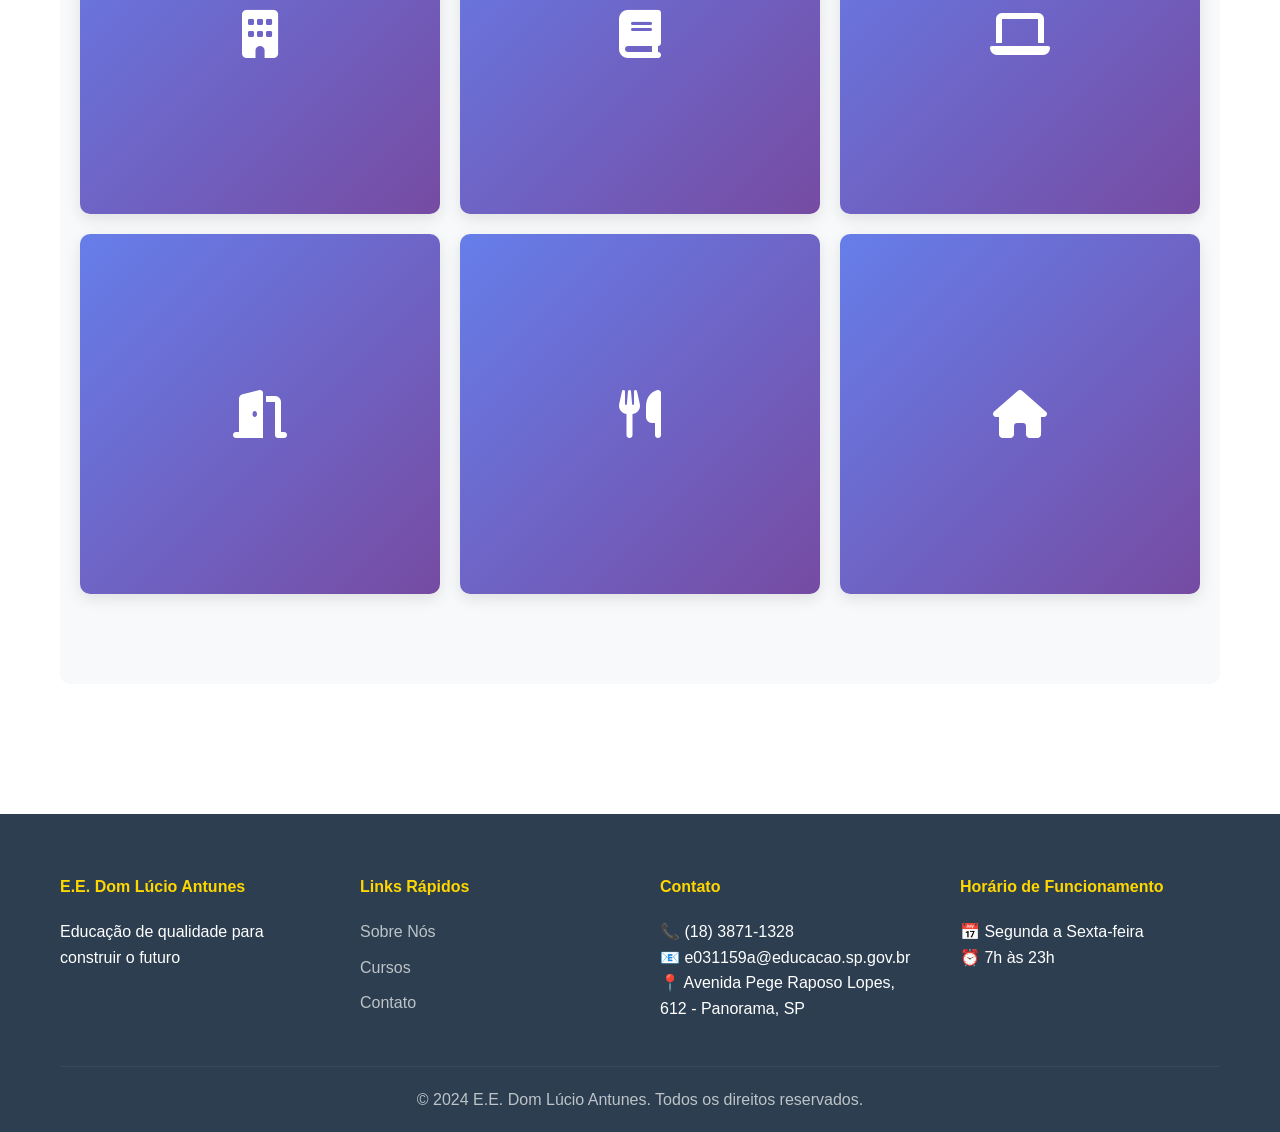
<file: galeria.html>
<!DOCTYPE html>
<html lang="pt-BR">
<head>
    <meta charset="UTF-8">
    <meta name="viewport" content="width=device-width, initial-scale=1.0">
    <meta name="description" content="Galeria de fotos e momentos da E.E. Dom Lúcio Antunes">
    <title>Galeria - E.E. Dom Lúcio Antunes</title>
    <link rel="stylesheet" href="css/style.css">
    <link rel="stylesheet" href="https://cdnjs.cloudflare.com/ajax/libs/font-awesome/6.4.0/css/all.min.css">
    <style>
        .gallery-grid {
            display: grid;
            grid-template-columns: repeat(auto-fill, minmax(280px, 1fr));
            gap: 20px;
            margin-bottom: 50px;
        }

        .gallery-item {
            position: relative;
            overflow: hidden;
            border-radius: 10px;
            box-shadow: 0 5px 15px rgba(0,0,0,0.1);
            transition: all 0.3s ease;
            cursor: pointer;
            aspect-ratio: 1;
        }

        .gallery-item:hover {
            transform: scale(1.05);
            box-shadow: 0 15px 30px rgba(0,0,0,0.2);
        }

        .gallery-image {
            width: 100%;
            height: 100%;
            background: linear-gradient(135deg, #667eea 0%, #764ba2 100%);
            display: flex;
            align-items: center;
            justify-content: center;
            font-size: 3rem;
            color: white;
            transition: all 0.3s ease;
        }

        .gallery-item:hover .gallery-image {
            opacity: 0.8;
        }

        .gallery-overlay {
            position: absolute;
            top: 0;
            left: 0;
            right: 0;
            bottom: 0;
            background: rgba(0,0,0,0.7);
            display: flex;
            align-items: center;
            justify-content: center;
            opacity: 0;
            transition: opacity 0.3s ease;
            color: white;
            text-align: center;
            padding: 20px;
        }

        .gallery-item:hover .gallery-overlay {
            opacity: 1;
        }

        .gallery-title {
            font-size: 1.2rem;
            font-weight: bold;
        }

        .gallery-category {
            background: #f8f9fa;
            padding: 40px 20px;
            margin-bottom: 50px;
            border-radius: 10px;
        }

        .gallery-category h3 {
            margin-bottom: 30px;
            color: #667eea;
            font-size: 1.8rem;
        }
    </style>
</head>
<body>
    <!-- Navegação -->
    <nav class="navbar">
        <div class="container">
            <div class="nav-brand">
                <i class="fas fa-graduation-cap"></i>
                <span>E.E. Dom Lúcio Antunes</span>
            </div>
            <ul class="nav-menu">
                <li><a href="index.html">Início</a></li>
                <li><a href="sobre.html">Sobre</a></li>
                <li><a href="cursos.html">Cursos</a></li>
                <li><a href="professores.html">Professores</a></li>
                <li><a href="galeria.html" class="active">Galeria</a></li>
                <li><a href="contato.html">Contato</a></li>
            </ul>
            <div class="hamburger">
                <span></span>
                <span></span>
                <span></span>
            </div>
        </div>
    </nav>

    <!-- Hero Section -->
    <section class="hero" style="margin-top: 60px;">
        <div class="hero-content">
            <h1>Galeria de Fotos</h1>
            <p>Momentos especiais da nossa comunidade escolar</p>
        </div>
    </section>

    <!-- Galeria - Eventos -->
    <section class="featured-courses">
        <div class="container">
            <div class="gallery-category">
                <h3>🎉 Eventos e Festas</h3>
                <div class="gallery-grid">
                    <div class="gallery-item">
                        <div class="gallery-image">
                            <i class="fas fa-camera"></i>
                        </div>
                        <div class="gallery-overlay">
                            <div class="gallery-title">Festa Junina 2024</div>
                        </div>
                    </div>
                    <div class="gallery-item">
                        <div class="gallery-image">
                            <i class="fas fa-camera"></i>
                        </div>
                        <div class="gallery-overlay">
                            <div class="gallery-title">Formatura Turma 2024</div>
                        </div>
                    </div>
                    <div class="gallery-item">
                        <div class="gallery-image">
                            <i class="fas fa-camera"></i>
                        </div>
                        <div class="gallery-overlay">
                            <div class="gallery-title">Recepção de Novos Alunos</div>
                        </div>
                    </div>
                    <div class="gallery-item">
                        <div class="gallery-image">
                            <i class="fas fa-camera"></i>
                        </div>
                        <div class="gallery-overlay">
                            <div class="gallery-title">Dia do Estudante</div>
                        </div>
                    </div>
                    <div class="gallery-item">
                        <div class="gallery-image">
                            <i class="fas fa-camera"></i>
                        </div>
                        <div class="gallery-overlay">
                            <div class="gallery-title">Olimpíada Interna</div>
                        </div>
                    </div>
                    <div class="gallery-item">
                        <div class="gallery-image">
                            <i class="fas fa-camera"></i>
                        </div>
                        <div class="gallery-overlay">
                            <div class="gallery-title">Show de Talentos</div>
                        </div>
                    </div>
                </div>
            </div>

            <div class="gallery-category">
                <h3>⚽ Atividades Esportivas</h3>
                <div class="gallery-grid">
                    <div class="gallery-item">
                        <div class="gallery-image">
                            <i class="fas fa-futbol"></i>
                        </div>
                        <div class="gallery-overlay">
                            <div class="gallery-title">Campeonato de Futebol</div>
                        </div>
                    </div>
                    <div class="gallery-item">
                        <div class="gallery-image">
                            <i class="fas fa-volleyball"></i>
                        </div>
                        <div class="gallery-overlay">
                            <div class="gallery-title">Torneio de Vôlei</div>
                        </div>
                    </div>
                    <div class="gallery-item">
                        <div class="gallery-image">
                            <i class="fas fa-basketball"></i>
                        </div>
                        <div class="gallery-overlay">
                            <div class="gallery-title">Basquete Escolar</div>
                        </div>
                    </div>
                    <div class="gallery-item">
                        <div class="gallery-image">
                            <i class="fas fa-person-running"></i>
                        </div>
                        <div class="gallery-overlay">
                            <div class="gallery-title">Gincana Esportiva</div>
                        </div>
                    </div>
                    <div class="gallery-item">
                        <div class="gallery-image">
                            <i class="fas fa-dumbbell"></i>
                        </div>
                        <div class="gallery-overlay">
                            <div class="gallery-title">Aula de Educação Física</div>
                        </div>
                    </div>
                    <div class="gallery-item">
                        <div class="gallery-image">
                            <i class="fas fa-person"></i>
                        </div>
                        <div class="gallery-overlay">
                            <div class="gallery-title">Atividades na Quadra</div>
                        </div>
                    </div>
                </div>
            </div>

            <div class="gallery-category">
                <h3>🎨 Atividades Culturais</h3>
                <div class="gallery-grid">
                    <div class="gallery-item">
                        <div class="gallery-image">
                            <i class="fas fa-palette"></i>
                        </div>
                        <div class="gallery-overlay">
                            <div class="gallery-title">Aulas de Artes Plásticas</div>
                        </div>
                    </div>
                    <div class="gallery-item">
                        <div class="gallery-image">
                            <i class="fas fa-music"></i>
                        </div>
                        <div class="gallery-overlay">
                            <div class="gallery-title">Apresentação Musical</div>
                        </div>
                    </div>
                    <div class="gallery-item">
                        <div class="gallery-image">
                            <i class="fas fa-theater-masks"></i>
                        </div>
                        <div class="gallery-overlay">
                            <div class="gallery-title">Peça de Teatro</div>
                        </div>
                    </div>
                    <div class="gallery-item">
                        <div class="gallery-image">
                            <i class="fas fa-book"></i>
                        </div>
                        <div class="gallery-overlay">
                            <div class="gallery-title">Sarau Literário</div>
                        </div>
                    </div>
                    <div class="gallery-item">
                        <div class="gallery-image">
                            <i class="fas fa-camera"></i>
                        </div>
                        <div class="gallery-overlay">
                            <div class="gallery-title">Mostra de Trabalhos Artísticos</div>
                        </div>
                    </div>
                    <div class="gallery-item">
                        <div class="gallery-image">
                            <i class="fas fa-film"></i>
                        </div>
                        <div class="gallery-overlay">
                            <div class="gallery-title">Sessão de Cinema</div>
                        </div>
                    </div>
                </div>
            </div>

            <div class="gallery-category">
                <h3>🔬 Atividades Científicas</h3>
                <div class="gallery-grid">
                    <div class="gallery-item">
                        <div class="gallery-image">
                            <i class="fas fa-flask"></i>
                        </div>
                        <div class="gallery-overlay">
                            <div class="gallery-title">Aulas no Laboratório</div>
                        </div>
                    </div>
                    <div class="gallery-item">
                        <div class="gallery-image">
                            <i class="fas fa-microscope"></i>
                        </div>
                        <div class="gallery-overlay">
                            <div class="gallery-title">Experiências de Biologia</div>
                        </div>
                    </div>
                    <div class="gallery-item">
                        <div class="gallery-image">
                            <i class="fas fa-atom"></i>
                        </div>
                        <div class="gallery-overlay">
                            <div class="gallery-title">Aulas de Química</div>
                        </div>
                    </div>
                    <div class="gallery-item">
                        <div class="gallery-image">
                            <i class="fas fa-rocket"></i>
                        </div>
                        <div class="gallery-overlay">
                            <div class="gallery-title">Projetos de Física</div>
                        </div>
                    </div>
                    <div class="gallery-item">
                        <div class="gallery-image">
                            <i class="fas fa-computer"></i>
                        </div>
                        <div class="gallery-overlay">
                            <div class="gallery-title">Aulas de Informática</div>
                        </div>
                    </div>
                    <div class="gallery-item">
                        <div class="gallery-image">
                            <i class="fas fa-dna"></i>
                        </div>
                        <div class="gallery-overlay">
                            <div class="gallery-title">Mostra Científica</div>
                        </div>
                    </div>
                </div>
            </div>

            <div class="gallery-category">
                <h3>🏫 Infraestrutura e Espaços</h3>
                <div class="gallery-grid">
                    <div class="gallery-item">
                        <div class="gallery-image">
                            <i class="fas fa-building"></i>
                        </div>
                        <div class="gallery-overlay">
                            <div class="gallery-title">Fachada da Escola</div>
                        </div>
                    </div>
                    <div class="gallery-item">
                        <div class="gallery-image">
                            <i class="fas fa-book"></i>
                        </div>
                        <div class="gallery-overlay">
                            <div class="gallery-title">Sala de Leitura</div>
                        </div>
                    </div>
                    <div class="gallery-item">
                        <div class="gallery-image">
                            <i class="fas fa-laptop"></i>
                        </div>
                        <div class="gallery-overlay">
                            <div class="gallery-title">Laboratório de Informática</div>
                        </div>
                    </div>
                    <div class="gallery-item">
                        <div class="gallery-image">
                            <i class="fas fa-door-open"></i>
                        </div>
                        <div class="gallery-overlay">
                            <div class="gallery-title">Salas de Aula</div>
                        </div>
                    </div>
                    <div class="gallery-item">
                        <div class="gallery-image">
                            <i class="fas fa-utensils"></i>
                        </div>
                        <div class="gallery-overlay">
                            <div class="gallery-title">Refeitório</div>
                        </div>
                    </div>
                    <div class="gallery-item">
                        <div class="gallery-image">
                            <i class="fas fa-home"></i>
                        </div>
                        <div class="gallery-overlay">
                            <div class="gallery-title">Pátio Coberto</div>
                        </div>
                    </div>
                </div>
            </div>
        </div>
    </section>

    <!-- Footer -->
    <footer class="footer">
        <div class="container">
            <div class="footer-content">
                <div class="footer-section">
                    <h4>E.E. Dom Lúcio Antunes</h4>
                    <p>Educação de qualidade para construir o futuro</p>
                </div>
                <div class="footer-section">
                    <h4>Links Rápidos</h4>
                    <ul>
                        <li><a href="sobre.html">Sobre Nós</a></li>
                        <li><a href="cursos.html">Cursos</a></li>
                        <li><a href="contato.html">Contato</a></li>
                    </ul>
                </div>
                <div class="footer-section">
                    <h4>Contato</h4>
                    <p>📞 (18) 3871-1328</p>
                    <p>📧 e031159a@educacao.sp.gov.br</p>
                    <p>📍 Avenida Pege Raposo Lopes, 612 - Panorama, SP</p>
                </div>
                <div class="footer-section">
                    <h4>Horário de Funcionamento</h4>
                    <p>📅 Segunda a Sexta-feira</p>
                    <p>⏰ 7h às 23h</p>
                </div>
            </div>
            <div class="footer-bottom">
                <p>&copy; 2024 E.E. Dom Lúcio Antunes. Todos os direitos reservados.</p>
            </div>
        </div>
    </footer>

    <script src="js/script.js"></script>
</body>
</html>
</file>
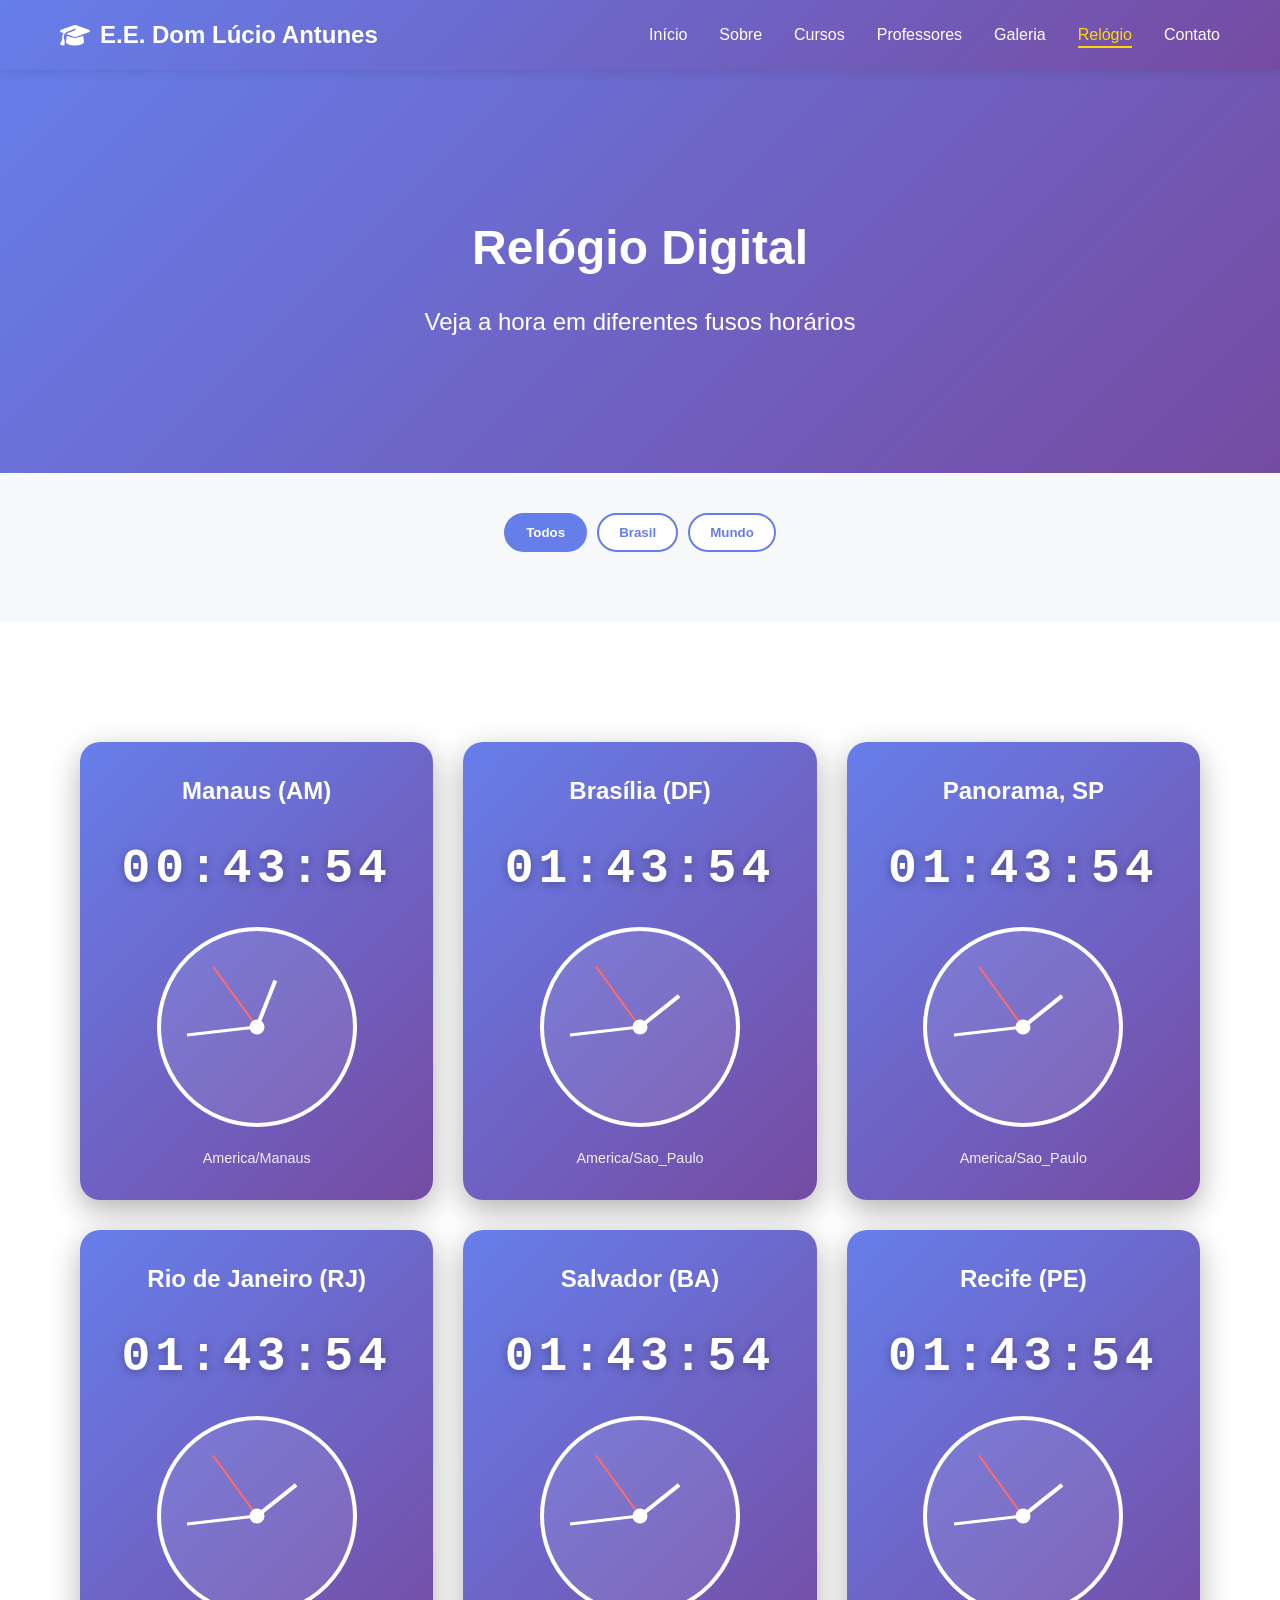
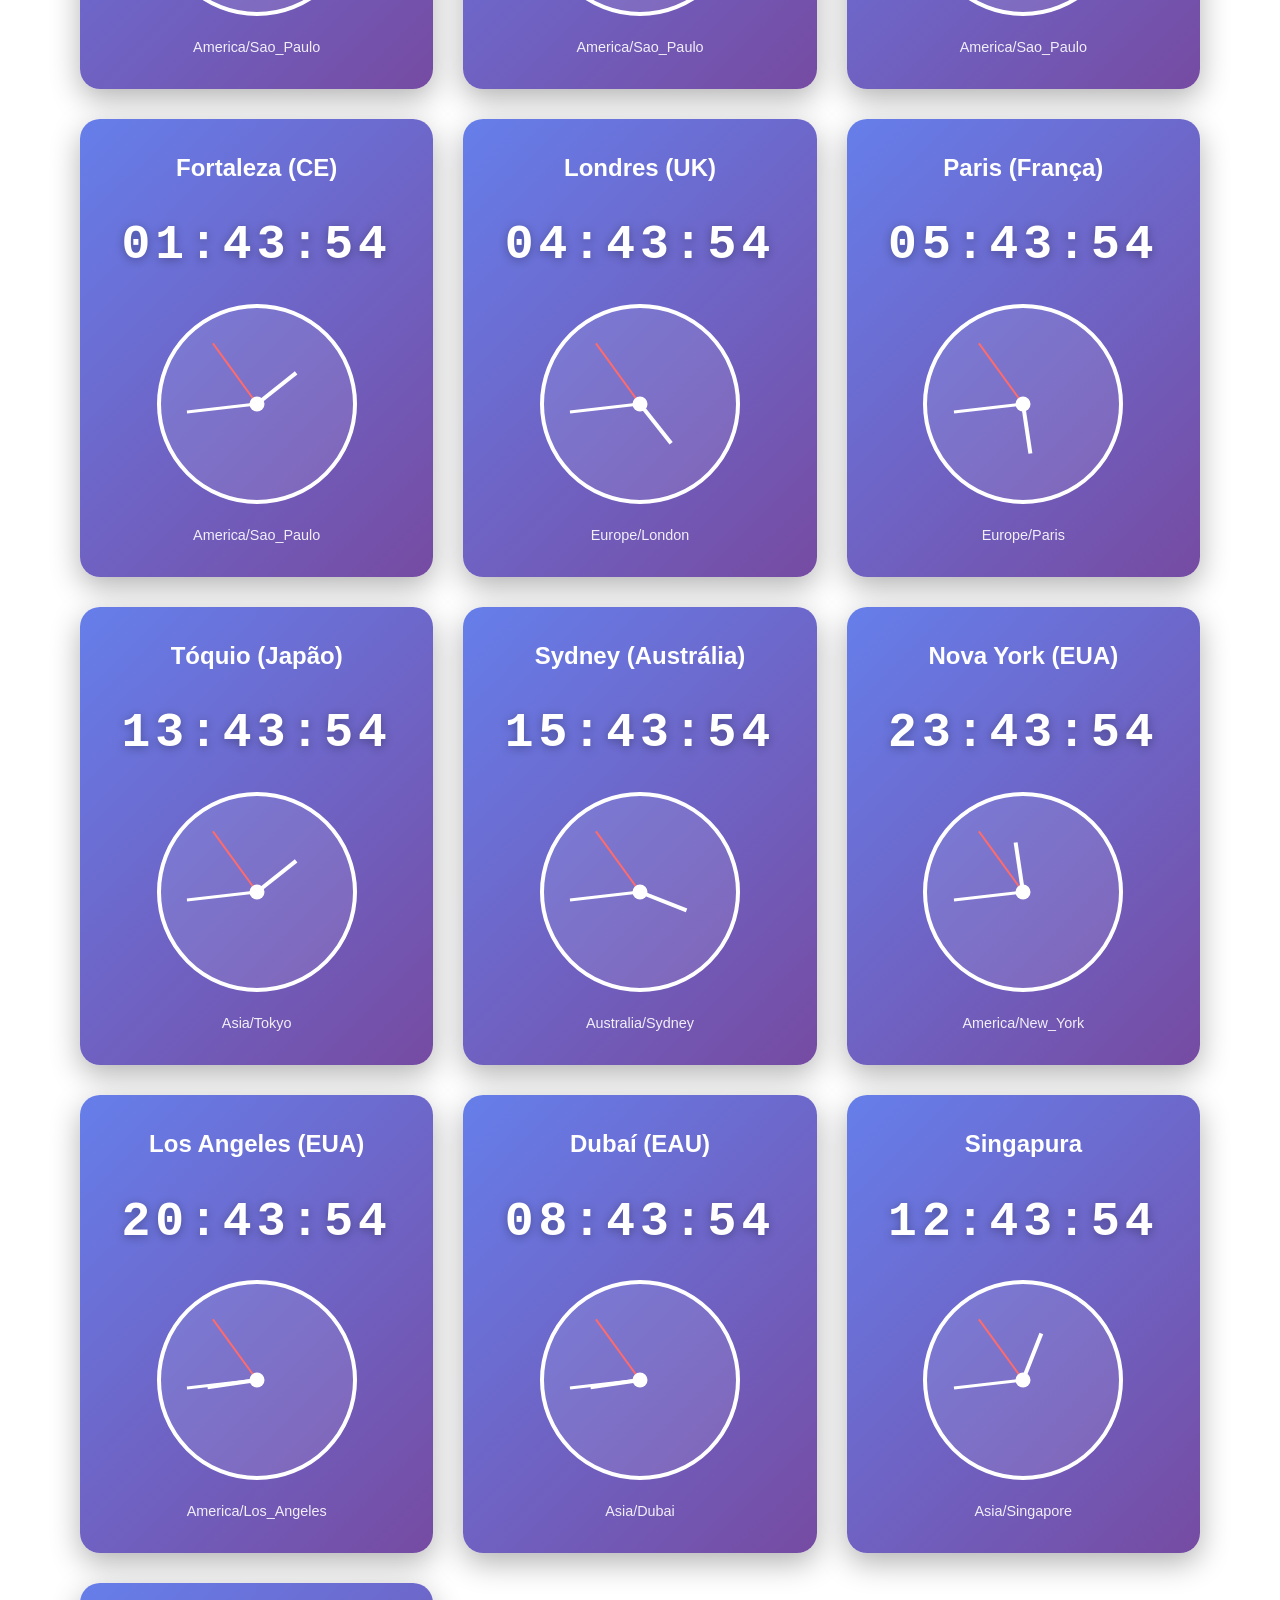
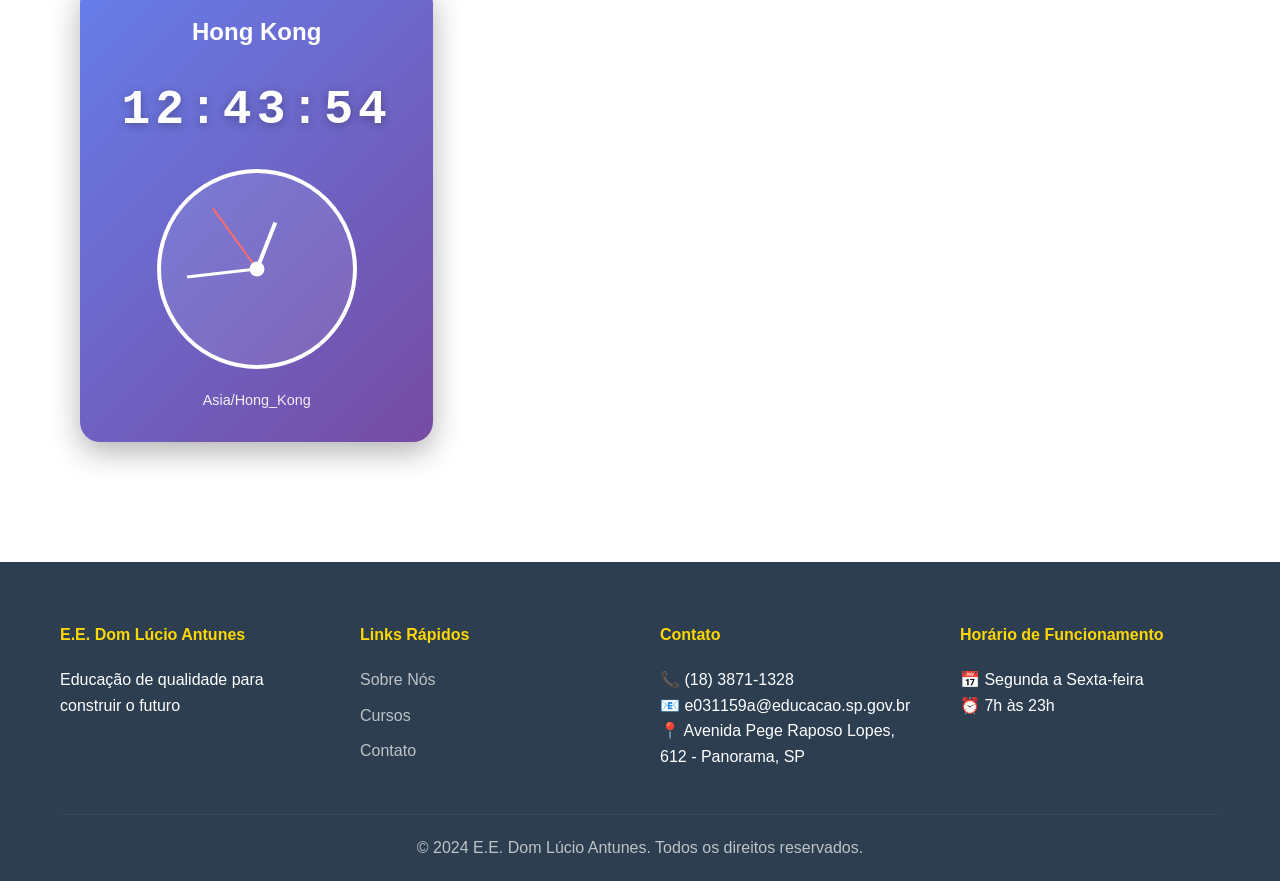
<file: relogio.html>
<!DOCTYPE html>
<html lang="pt-BR">
<head>
    <meta charset="UTF-8">
    <meta name="viewport" content="width=device-width, initial-scale=1.0">
    <meta name="description" content="Relógio Digital - E.E. Dom Lúcio Antunes">
    <title>Relógio Digital - E.E. Dom Lúcio Antunes</title>
    <link rel="stylesheet" href="css/style.css">
    <link rel="stylesheet" href="https://cdnjs.cloudflare.com/ajax/libs/font-awesome/6.4.0/css/all.min.css">
    <style>
        .clock-container {
            display: grid;
            grid-template-columns: repeat(auto-fit, minmax(300px, 1fr));
            gap: 30px;
            padding: 40px 20px;
        }

        .clock-card {
            background: linear-gradient(135deg, #667eea 0%, #764ba2 100%);
            border-radius: 20px;
            padding: 30px;
            box-shadow: 0 10px 30px rgba(0,0,0,0.3);
            text-align: center;
            color: white;
            transition: all 0.3s ease;
        }

        .clock-card:hover {
            transform: translateY(-10px);
            box-shadow: 0 20px 40px rgba(0,0,0,0.4);
        }

        .clock-display {
            font-size: 3rem;
            font-weight: bold;
            font-family: 'Courier New', monospace;
            margin: 20px 0;
            text-shadow: 0 2px 10px rgba(0,0,0,0.3);
            letter-spacing: 5px;
        }

        .timezone-name {
            font-size: 1.5rem;
            margin-bottom: 10px;
            font-weight: bold;
        }

        .timezone-info {
            font-size: 0.9rem;
            opacity: 0.9;
        }

        .clock-analog {
            width: 200px;
            height: 200px;
            border: 4px solid white;
            border-radius: 50%;
            margin: 20px auto;
            position: relative;
            background: rgba(255,255,255,0.1);
        }

        .analog-center {
            width: 15px;
            height: 15px;
            background: white;
            border-radius: 50%;
            position: absolute;
            top: 50%;
            left: 50%;
            transform: translate(-50%, -50%);
            z-index: 10;
        }

        .hand {
            position: absolute;
            bottom: 50%;
            left: 50%;
            transform-origin: bottom center;
            background: white;
        }

        .hour-hand {
            width: 4px;
            height: 50px;
            margin-left: -2px;
        }

        .minute-hand {
            width: 3px;
            height: 70px;
            margin-left: -1.5px;
        }

        .second-hand {
            width: 2px;
            height: 75px;
            background: #ff6b6b;
            margin-left: -1px;
        }

        .number {
            position: absolute;
            width: 100%;
            height: 100%;
            text-align: center;
            color: white;
            font-size: 1.2rem;
            font-weight: bold;
        }

        .number span {
            display: inline-block;
            position: absolute;
            left: 50%;
            transform: translateX(-50%);
        }

        .digital-section {
            background: #f8f9fa;
            padding: 40px 20px;
        }

        .filter-buttons {
            display: flex;
            gap: 10px;
            margin-bottom: 30px;
            flex-wrap: wrap;
            justify-content: center;
        }

        .filter-btn {
            padding: 10px 20px;
            border: 2px solid #667eea;
            background: white;
            color: #667eea;
            border-radius: 25px;
            cursor: pointer;
            transition: all 0.3s ease;
            font-weight: bold;
        }

        .filter-btn.active {
            background: #667eea;
            color: white;
        }

        .filter-btn:hover {
            background: #667eea;
            color: white;
            transform: translateY(-3px);
        }

        @media (max-width: 768px) {
            .clock-display {
                font-size: 2rem;
                letter-spacing: 3px;
            }

            .clock-analog {
                width: 150px;
                height: 150px;
            }
        }
    </style>
</head>
<body>
    <!-- Navegação -->
    <nav class="navbar">
        <div class="container">
            <div class="nav-brand">
                <i class="fas fa-graduation-cap"></i>
                <span>E.E. Dom Lúcio Antunes</span>
            </div>
            <ul class="nav-menu">
                <li><a href="index.html">Início</a></li>
                <li><a href="sobre.html">Sobre</a></li>
                <li><a href="cursos.html">Cursos</a></li>
                <li><a href="professores.html">Professores</a></li>
                <li><a href="galeria.html">Galeria</a></li>
                <li><a href="relogio.html" class="active">Relógio</a></li>
                <li><a href="contato.html">Contato</a></li>
            </ul>
            <div class="hamburger">
                <span></span>
                <span></span>
                <span></span>
            </div>
        </div>
    </nav>

    <!-- Hero Section -->
    <section class="hero" style="margin-top: 60px;">
        <div class="hero-content">
            <h1>Relógio Digital</h1>
            <p>Veja a hora em diferentes fusos horários</p>
        </div>
    </section>

    <!-- Filtros -->
    <section class="digital-section">
        <div class="container">
            <div class="filter-buttons">
                <button class="filter-btn active" onclick="filterClocks('all')">Todos</button>
                <button class="filter-btn" onclick="filterClocks('brasil')">Brasil</button>
                <button class="filter-btn" onclick="filterClocks('mundo')">Mundo</button>
            </div>
        </div>
    </section>

    <!-- Relógios -->
    <section class="featured-courses">
        <div class="container">
            <div class="clock-container" id="clockContainer">
                <!-- Relógios serão inseridos aqui via JavaScript -->
            </div>
        </div>
    </section>

    <!-- Footer -->
    <footer class="footer">
        <div class="container">
            <div class="footer-content">
                <div class="footer-section">
                    <h4>E.E. Dom Lúcio Antunes</h4>
                    <p>Educação de qualidade para construir o futuro</p>
                </div>
                <div class="footer-section">
                    <h4>Links Rápidos</h4>
                    <ul>
                        <li><a href="sobre.html">Sobre Nós</a></li>
                        <li><a href="cursos.html">Cursos</a></li>
                        <li><a href="contato.html">Contato</a></li>
                    </ul>
                </div>
                <div class="footer-section">
                    <h4>Contato</h4>
                    <p>📞 (18) 3871-1328</p>
                    <p>📧 e031159a@educacao.sp.gov.br</p>
                    <p>📍 Avenida Pege Raposo Lopes, 612 - Panorama, SP</p>
                </div>
                <div class="footer-section">
                    <h4>Horário de Funcionamento</h4>
                    <p>📅 Segunda a Sexta-feira</p>
                    <p>⏰ 7h às 23h</p>
                </div>
            </div>
            <div class="footer-bottom">
                <p>&copy; 2024 E.E. Dom Lúcio Antunes. Todos os direitos reservados.</p>
            </div>
        </div>
    </footer>

    <script>
        // Dados dos fusos horários
        const timezones = [
            // Brasil
            { name: 'Manaus (AM)', timezone: 'America/Manaus', region: 'brasil' },
            { name: 'Brasília (DF)', timezone: 'America/Sao_Paulo', region: 'brasil' },
            { name: 'Panorama, SP', timezone: 'America/Sao_Paulo', region: 'brasil' },
            { name: 'Rio de Janeiro (RJ)', timezone: 'America/Sao_Paulo', region: 'brasil' },
            { name: 'Salvador (BA)', timezone: 'America/Sao_Paulo', region: 'brasil' },
            { name: 'Recife (PE)', timezone: 'America/Sao_Paulo', region: 'brasil' },
            { name: 'Fortaleza (CE)', timezone: 'America/Sao_Paulo', region: 'brasil' },
            
            // Mundo
            { name: 'Londres (UK)', timezone: 'Europe/London', region: 'mundo' },
            { name: 'Paris (França)', timezone: 'Europe/Paris', region: 'mundo' },
            { name: 'Tóquio (Japão)', timezone: 'Asia/Tokyo', region: 'mundo' },
            { name: 'Sydney (Austrália)', timezone: 'Australia/Sydney', region: 'mundo' },
            { name: 'Nova York (EUA)', timezone: 'America/New_York', region: 'mundo' },
            { name: 'Los Angeles (EUA)', timezone: 'America/Los_Angeles', region: 'mundo' },
            { name: 'Dubaí (EAU)', timezone: 'Asia/Dubai', region: 'mundo' },
            { name: 'Singapura', timezone: 'Asia/Singapore', region: 'mundo' },
            { name: 'Hong Kong', timezone: 'Asia/Hong_Kong', region: 'mundo' },
        ];

        function updateClocks() {
            const now = new Date();
            const cards = document.querySelectorAll('.clock-card');
            
            cards.forEach((card, index) => {
                const tz = timezones[index];
                const formatter = new Intl.DateTimeFormat('pt-BR', {
                    timeZone: tz.timezone,
                    hour: '2-digit',
                    minute: '2-digit',
                    second: '2-digit',
                    hour12: false
                });
                
                const time = formatter.format(now);
                const clockDisplay = card.querySelector('.clock-display');
                if (clockDisplay) {
                    clockDisplay.textContent = time;
                }

                // Atualizar relógio analógico
                const dateInTZ = new Date(now.toLocaleString('en-US', { timeZone: tz.timezone }));
                const hours = dateInTZ.getHours() % 12;
                const minutes = dateInTZ.getMinutes();
                const seconds = dateInTZ.getSeconds();

                const hourHand = card.querySelector('.hour-hand');
                const minuteHand = card.querySelector('.minute-hand');
                const secondHand = card.querySelector('.second-hand');

                if (hourHand) {
                    hourHand.style.transform = `rotate(${(hours * 30) + (minutes * 0.5)}deg)`;
                }
                if (minuteHand) {
                    minuteHand.style.transform = `rotate(${(minutes * 6) + (seconds * 0.1)}deg)`;
                }
                if (secondHand) {
                    secondHand.style.transform = `rotate(${seconds * 6}deg)`;
                }
            });
        }

        function renderClocks() {
            const container = document.getElementById('clockContainer');
            container.innerHTML = timezones.map(tz => `
                <div class="clock-card" data-region="${tz.region}">
                    <div class="timezone-name">${tz.name}</div>
                    <div class="clock-display">--:--:--</div>
                    <div class="clock-analog">
                        <div class="hand hour-hand"></div>
                        <div class="hand minute-hand"></div>
                        <div class="hand second-hand"></div>
                        <div class="analog-center"></div>
                    </div>
                    <div class="timezone-info">${tz.timezone}</div>
                </div>
            `).join('');
            
            updateClocks();
        }

        function filterClocks(region) {
            const cards = document.querySelectorAll('.clock-card');
            const buttons = document.querySelectorAll('.filter-btn');
            
            buttons.forEach(btn => btn.classList.remove('active'));
            event.target.classList.add('active');
            
            cards.forEach(card => {
                if (region === 'all') {
                    card.style.display = 'block';
                } else {
                    card.style.display = card.dataset.region === region ? 'block' : 'none';
                }
            });
        }

        // Inicializar
        renderClocks();
        setInterval(updateClocks, 1000);
    </script>

    <script src="js/script.js"></script>
</body>
</html>
</file>
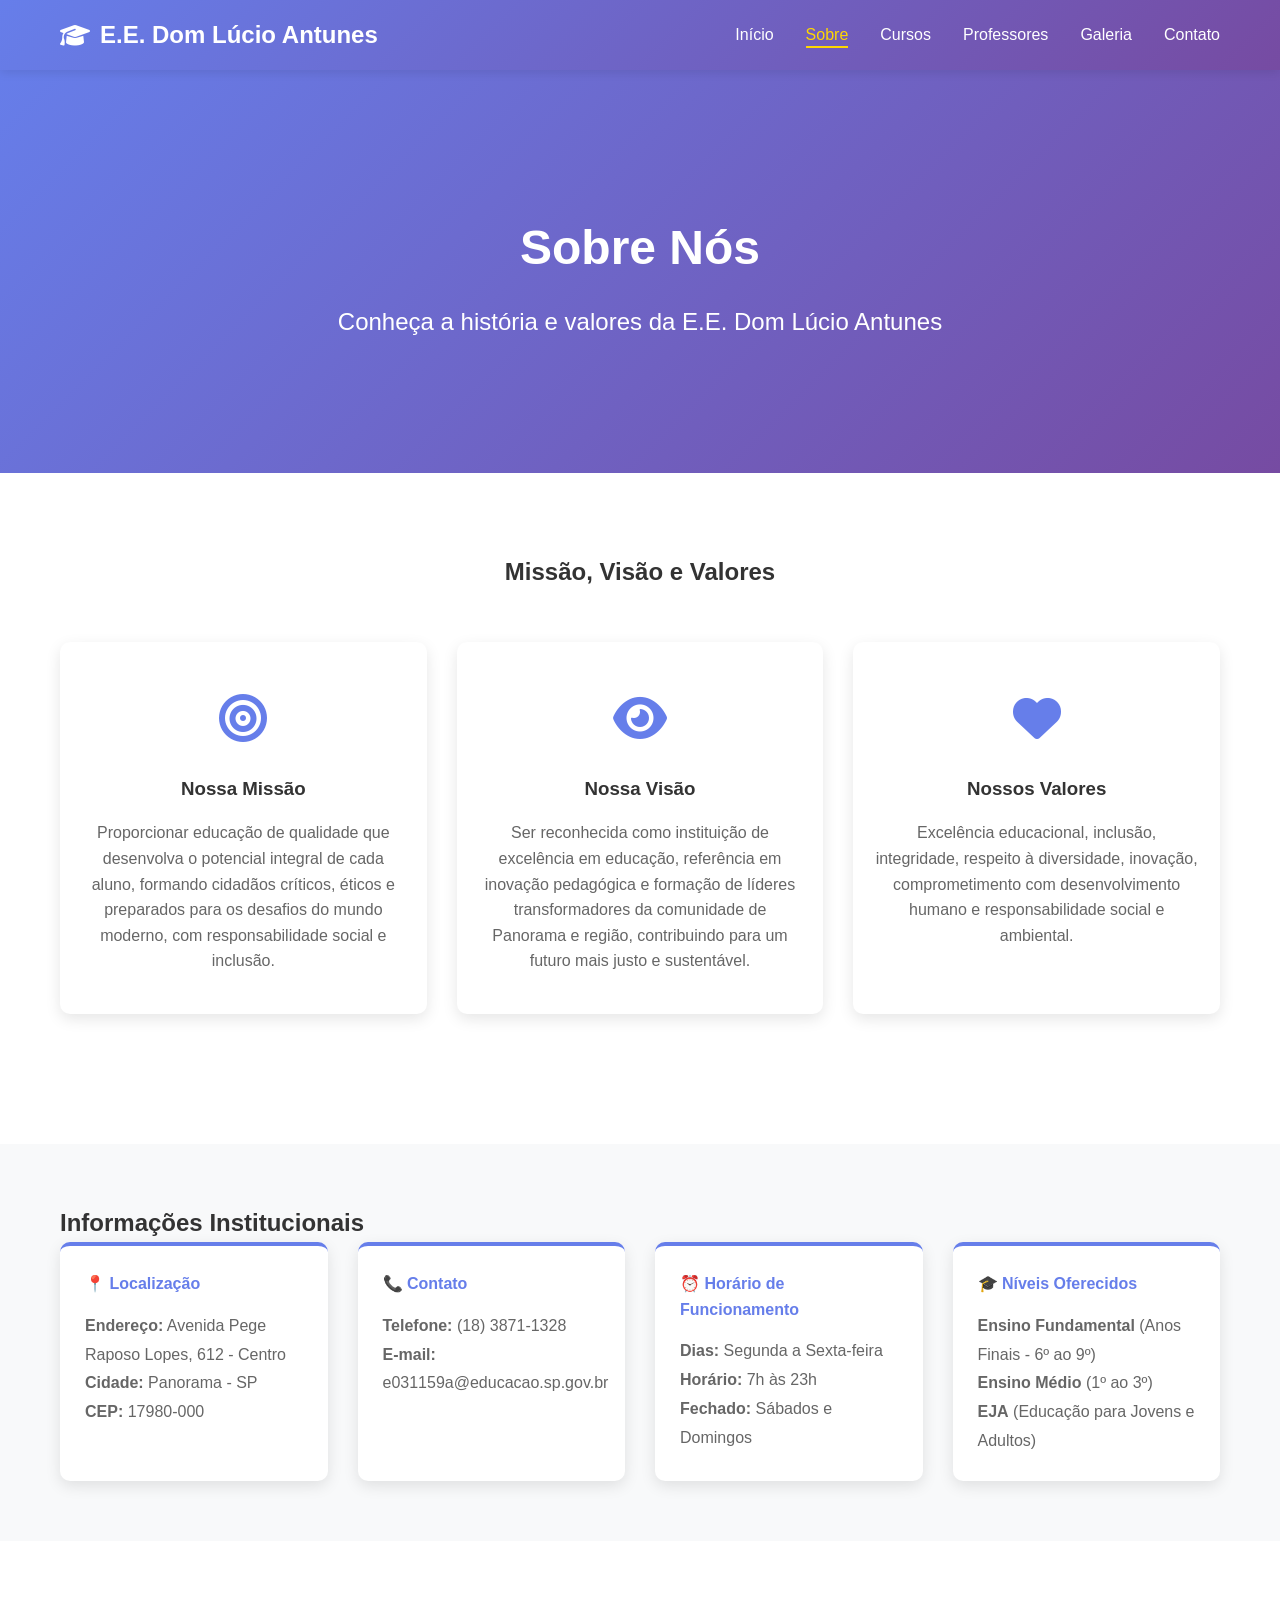
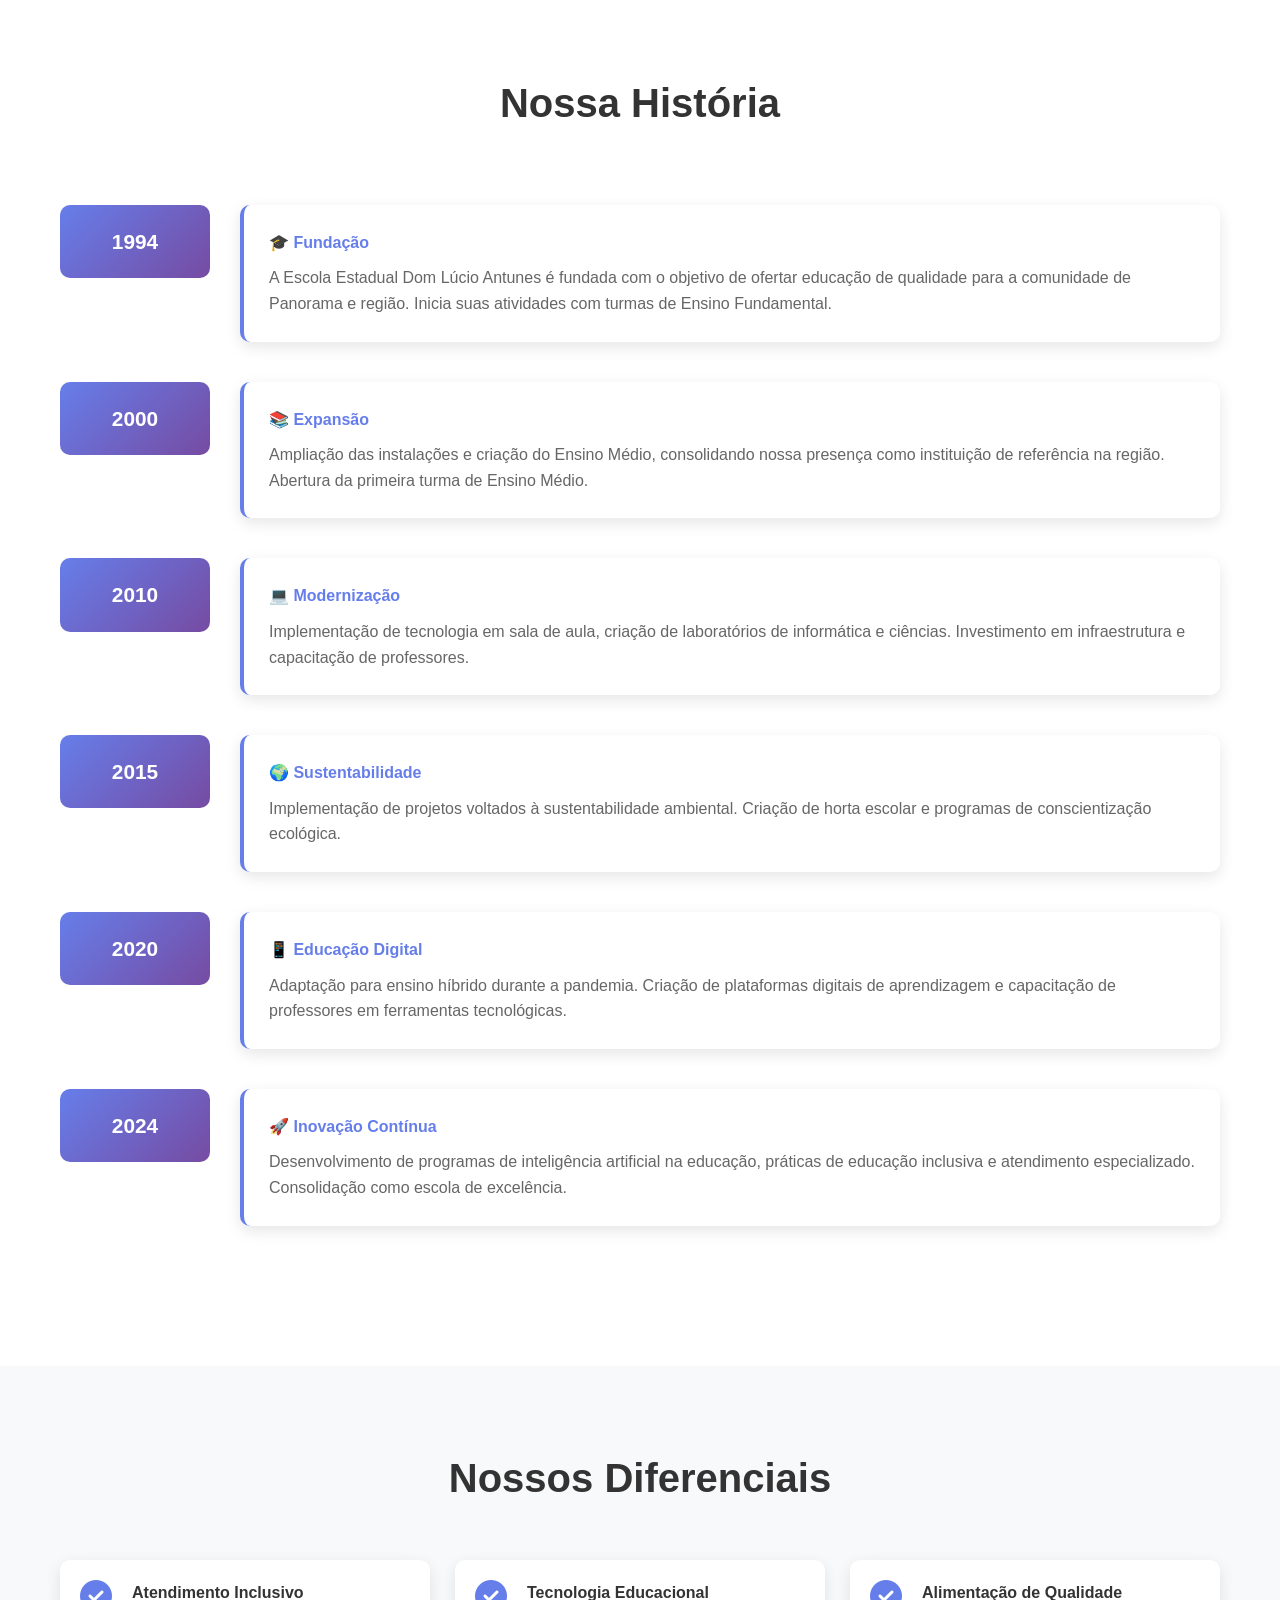
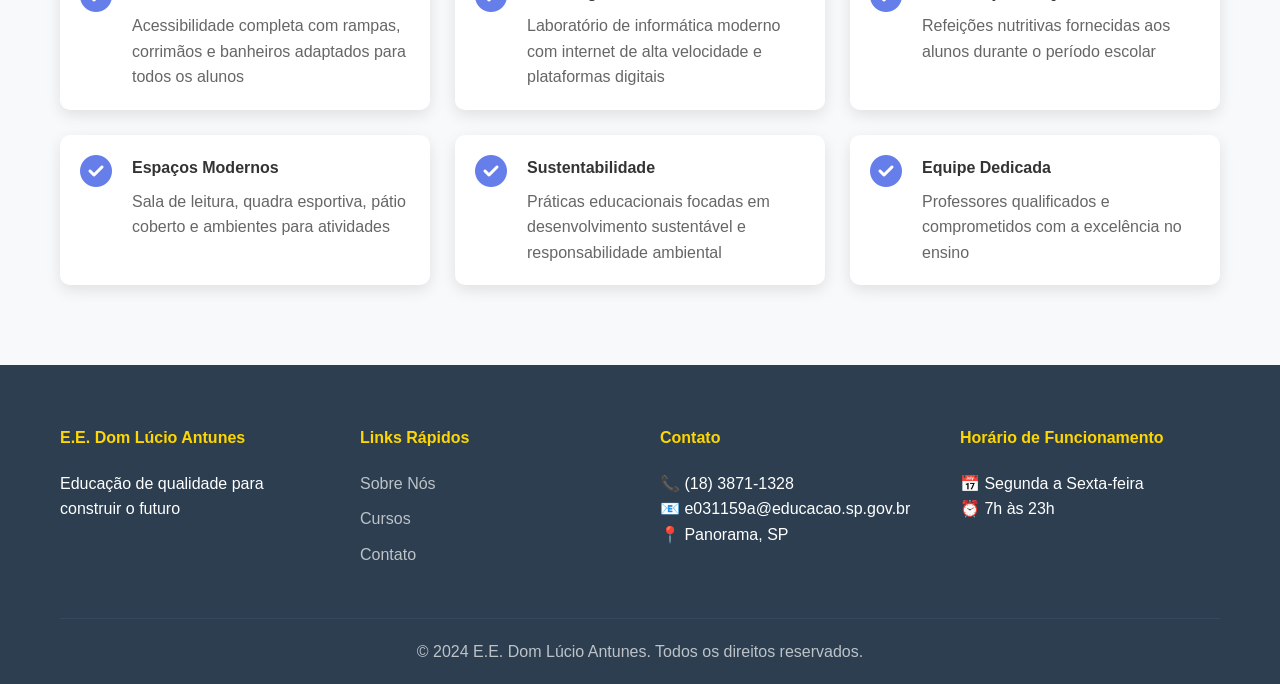
<file: sobre.html>
<!DOCTYPE html>
<html lang="pt-BR">
<head>
    <meta charset="UTF-8">
    <meta name="viewport" content="width=device-width, initial-scale=1.0">
    <meta name="description" content="Conheça a história e missão da E.E. Dom Lúcio Antunes">
    <title>Sobre - E.E. Dom Lúcio Antunes</title>
    <link rel="stylesheet" href="css/style.css">
    <link rel="stylesheet" href="https://cdnjs.cloudflare.com/ajax/libs/font-awesome/6.4.0/css/all.min.css">
    <style>
        .about-section {
            padding: 80px 20px;
        }

        .about-grid {
            display: grid;
            grid-template-columns: repeat(auto-fit, minmax(300px, 1fr));
            gap: 30px;
            margin-bottom: 50px;
        }

        .about-card {
            background: white;
            padding: 40px 20px;
            border-radius: 10px;
            text-align: center;
            box-shadow: 0 5px 15px rgba(0,0,0,0.1);
            transition: all 0.3s ease;
        }

        .about-card:hover {
            transform: translateY(-10px);
            box-shadow: 0 15px 30px rgba(0,0,0,0.2);
        }

        .about-icon {
            font-size: 3rem;
            color: #667eea;
            margin-bottom: 1rem;
        }

        .about-card h3 {
            margin-bottom: 1rem;
            color: #333;
        }

        .about-card p {
            color: #666;
            line-height: 1.6;
        }

        .history-timeline {
            position: relative;
            padding: 20px 0;
        }

        .timeline-item {
            display: grid;
            grid-template-columns: 150px 1fr;
            gap: 30px;
            margin-bottom: 40px;
            position: relative;
        }

        .timeline-year {
            background: linear-gradient(135deg, #667eea 0%, #764ba2 100%);
            color: white;
            padding: 20px;
            border-radius: 10px;
            text-align: center;
            font-weight: bold;
            font-size: 1.3rem;
            height: fit-content;
        }

        .timeline-content {
            background: white;
            padding: 25px;
            border-radius: 10px;
            box-shadow: 0 5px 15px rgba(0,0,0,0.1);
            border-left: 4px solid #667eea;
        }

        .timeline-content h4 {
            color: #667eea;
            margin-bottom: 10px;
        }

        .timeline-content p {
            color: #666;
            margin: 0;
        }

        .institutional-info {
            background: #f8f9fa;
            padding: 60px 20px;
            margin-bottom: 50px;
        }

        .info-grid {
            display: grid;
            grid-template-columns: repeat(auto-fit, minmax(250px, 1fr));
            gap: 30px;
        }

        .info-card {
            background: white;
            padding: 25px;
            border-radius: 10px;
            box-shadow: 0 5px 15px rgba(0,0,0,0.1);
            border-top: 4px solid #667eea;
        }

        .info-card h4 {
            color: #667eea;
            margin-bottom: 15px;
        }

        .info-card p {
            color: #666;
            line-height: 1.8;
        }

        .differential-list {
            display: grid;
            grid-template-columns: repeat(auto-fit, minmax(300px, 1fr));
            gap: 25px;
        }

        .differential-item {
            display: flex;
            gap: 20px;
            padding: 20px;
            background: white;
            border-radius: 10px;
            box-shadow: 0 5px 15px rgba(0,0,0,0.1);
        }

        .differential-item i {
            font-size: 2rem;
            color: #667eea;
            flex-shrink: 0;
        }

        .differential-item h4 {
            margin-bottom: 8px;
            color: #333;
        }

        .differential-item p {
            color: #666;
            margin: 0;
        }

        @media (max-width: 768px) {
            .timeline-item {
                grid-template-columns: 1fr;
            }

            .timeline-year {
                position: static;
            }
        }
    </style>
</head>
<body>
    <!-- Navegação -->
    <nav class="navbar">
        <div class="container">
            <div class="nav-brand">
                <i class="fas fa-graduation-cap"></i>
                <span>E.E. Dom Lúcio Antunes</span>
            </div>
            <ul class="nav-menu">
                <li><a href="index.html">Início</a></li>
                <li><a href="sobre.html" class="active">Sobre</a></li>
                <li><a href="cursos.html">Cursos</a></li>
                <li><a href="professores.html">Professores</a></li>
                <li><a href="galeria.html">Galeria</a></li>
                <li><a href="contato.html">Contato</a></li>
            </ul>
            <div class="hamburger">
                <span></span>
                <span></span>
                <span></span>
            </div>
        </div>
    </nav>

    <!-- Hero Section -->
    <section class="hero" style="margin-top: 60px;">
        <div class="hero-content">
            <h1>Sobre Nós</h1>
            <p>Conheça a história e valores da E.E. Dom Lúcio Antunes</p>
        </div>
    </section>

    <!-- Missão, Visão, Valores -->
    <section class="about-section">
        <div class="container">
            <h2 style="text-align: center; margin-bottom: 50px;">Missão, Visão e Valores</h2>
            <div class="about-grid">
                <div class="about-card">
                    <div class="about-icon">
                        <i class="fas fa-bullseye"></i>
                    </div>
                    <h3>Nossa Missão</h3>
                    <p>Proporcionar educação de qualidade que desenvolva o potencial integral de cada aluno, formando cidadãos críticos, éticos e preparados para os desafios do mundo moderno, com responsabilidade social e inclusão.</p>
                </div>
                <div class="about-card">
                    <div class="about-icon">
                        <i class="fas fa-eye"></i>
                    </div>
                    <h3>Nossa Visão</h3>
                    <p>Ser reconhecida como instituição de excelência em educação, referência em inovação pedagógica e formação de líderes transformadores da comunidade de Panorama e região, contribuindo para um futuro mais justo e sustentável.</p>
                </div>
                <div class="about-card">
                    <div class="about-icon">
                        <i class="fas fa-heart"></i>
                    </div>
                    <h3>Nossos Valores</h3>
                    <p>Excelência educacional, inclusão, integridade, respeito à diversidade, inovação, comprometimento com desenvolvimento humano e responsabilidade social e ambiental.</p>
                </div>
            </div>
        </div>
    </section>

    <!-- Informações Institucionais -->
    <section class="institutional-info">
        <div class="container">
            <h2>Informações Institucionais</h2>
            <div class="info-grid">
                <div class="info-card">
                    <h4>📍 Localização</h4>
                    <p><strong>Endereço:</strong> Avenida Pege Raposo Lopes, 612 - Centro<br>
                    <strong>Cidade:</strong> Panorama - SP<br>
                    <strong>CEP:</strong> 17980-000</p>
                </div>
                <div class="info-card">
                    <h4>📞 Contato</h4>
                    <p><strong>Telefone:</strong> (18) 3871-1328<br>
                    <strong>E-mail:</strong> e031159a@educacao.sp.gov.br</p>
                </div>
                <div class="info-card">
                    <h4>⏰ Horário de Funcionamento</h4>
                    <p><strong>Dias:</strong> Segunda a Sexta-feira<br>
                    <strong>Horário:</strong> 7h às 23h<br>
                    <strong>Fechado:</strong> Sábados e Domingos</p>
                </div>
                <div class="info-card">
                    <h4>🎓 Níveis Oferecidos</h4>
                    <p><strong>Ensino Fundamental</strong> (Anos Finais - 6º ao 9º)<br>
                    <strong>Ensino Médio</strong> (1º ao 3º)<br>
                    <strong>EJA</strong> (Educação para Jovens e Adultos)</p>
                </div>
            </div>
        </div>
    </section>

    <!-- História -->
    <section class="featured-courses">
        <div class="container">
            <h2>Nossa História</h2>
            <div class="history-timeline">
                <div class="timeline-item">
                    <div class="timeline-year">1994</div>
                    <div class="timeline-content">
                        <h4>🎓 Fundação</h4>
                        <p>A Escola Estadual Dom Lúcio Antunes é fundada com o objetivo de ofertar educação de qualidade para a comunidade de Panorama e região. Inicia suas atividades com turmas de Ensino Fundamental.</p>
                    </div>
                </div>
                <div class="timeline-item">
                    <div class="timeline-year">2000</div>
                    <div class="timeline-content">
                        <h4>📚 Expansão</h4>
                        <p>Ampliação das instalações e criação do Ensino Médio, consolidando nossa presença como instituição de referência na região. Abertura da primeira turma de Ensino Médio.</p>
                    </div>
                </div>
                <div class="timeline-item">
                    <div class="timeline-year">2010</div>
                    <div class="timeline-content">
                        <h4>💻 Modernização</h4>
                        <p>Implementação de tecnologia em sala de aula, criação de laboratórios de informática e ciências. Investimento em infraestrutura e capacitação de professores.</p>
                    </div>
                </div>
                <div class="timeline-item">
                    <div class="timeline-year">2015</div>
                    <div class="timeline-content">
                        <h4>🌍 Sustentabilidade</h4>
                        <p>Implementação de projetos voltados à sustentabilidade ambiental. Criação de horta escolar e programas de conscientização ecológica.</p>
                    </div>
                </div>
                <div class="timeline-item">
                    <div class="timeline-year">2020</div>
                    <div class="timeline-content">
                        <h4>📱 Educação Digital</h4>
                        <p>Adaptação para ensino híbrido durante a pandemia. Criação de plataformas digitais de aprendizagem e capacitação de professores em ferramentas tecnológicas.</p>
                    </div>
                </div>
                <div class="timeline-item">
                    <div class="timeline-year">2024</div>
                    <div class="timeline-content">
                        <h4>🚀 Inovação Contínua</h4>
                        <p>Desenvolvimento de programas de inteligência artificial na educação, práticas de educação inclusiva e atendimento especializado. Consolidação como escola de excelência.</p>
                    </div>
                </div>
            </div>
        </div>
    </section>

    <!-- Diferenciais -->
    <section class="highlights">
        <div class="container">
            <h2>Nossos Diferenciais</h2>
            <div class="differential-list">
                <div class="differential-item">
                    <i class="fas fa-check-circle"></i>
                    <div>
                        <h4>Atendimento Inclusivo</h4>
                        <p>Acessibilidade completa com rampas, corrimãos e banheiros adaptados para todos os alunos</p>
                    </div>
                </div>
                <div class="differential-item">
                    <i class="fas fa-check-circle"></i>
                    <div>
                        <h4>Tecnologia Educacional</h4>
                        <p>Laboratório de informática moderno com internet de alta velocidade e plataformas digitais</p>
                    </div>
                </div>
                <div class="differential-item">
                    <i class="fas fa-check-circle"></i>
                    <div>
                        <h4>Alimentação de Qualidade</h4>
                        <p>Refeições nutritivas fornecidas aos alunos durante o período escolar</p>
                    </div>
                </div>
                <div class="differential-item">
                    <i class="fas fa-check-circle"></i>
                    <div>
                        <h4>Espaços Modernos</h4>
                        <p>Sala de leitura, quadra esportiva, pátio coberto e ambientes para atividades</p>
                    </div>
                </div>
                <div class="differential-item">
                    <i class="fas fa-check-circle"></i>
                    <div>
                        <h4>Sustentabilidade</h4>
                        <p>Práticas educacionais focadas em desenvolvimento sustentável e responsabilidade ambiental</p>
                    </div>
                </div>
                <div class="differential-item">
                    <i class="fas fa-check-circle"></i>
                    <div>
                        <h4>Equipe Dedicada</h4>
                        <p>Professores qualificados e comprometidos com a excelência no ensino</p>
                    </div>
                </div>
            </div>
        </div>
    </section>

    <!-- Footer -->
    <footer class="footer">
        <div class="container">
            <div class="footer-content">
                <div class="footer-section">
                    <h4>E.E. Dom Lúcio Antunes</h4>
                    <p>Educação de qualidade para construir o futuro</p>
                </div>
                <div class="footer-section">
                    <h4>Links Rápidos</h4>
                    <ul>
                        <li><a href="sobre.html">Sobre Nós</a></li>
                        <li><a href="cursos.html">Cursos</a></li>
                        <li><a href="contato.html">Contato</a></li>
                    </ul>
                </div>
                <div class="footer-section">
                    <h4>Contato</h4>
                    <p>📞 (18) 3871-1328</p>
                    <p>📧 e031159a@educacao.sp.gov.br</p>
                    <p>📍 Panorama, SP</p>
                </div>
                <div class="footer-section">
                    <h4>Horário de Funcionamento</h4>
                    <p>📅 Segunda a Sexta-feira</p>
                    <p>⏰ 7h às 23h</p>
                </div>
            </div>
            <div class="footer-bottom">
                <p>&copy; 2024 E.E. Dom Lúcio Antunes. Todos os direitos reservados.</p>
            </div>
        </div>
    </footer>

    <script src="js/script.js"></script>
</body>
</html>
</file>
<file: css/style.css>
* {
    margin: 0;
    padding: 0;
    box-sizing: border-box;
}

body {
    font-family: 'Segoe UI', Tahoma, Geneva, Verdana, sans-serif;
    line-height: 1.6;
    color: #333;
}

.container {
    max-width: 1200px;
    margin: 0 auto;
    padding: 0 20px;
}

/* Navegação */
.navbar {
    background: linear-gradient(135deg, #667eea 0%, #764ba2 100%);
    color: white;
    padding: 1rem 0;
    position: fixed;
    width: 100%;
    top: 0;
    z-index: 1000;
    box-shadow: 0 2px 10px rgba(0,0,0,0.1);
}

.navbar .container {
    display: flex;
    justify-content: space-between;
    align-items: center;
}

.nav-brand {
    display: flex;
    align-items: center;
    gap: 10px;
    font-size: 1.5rem;
    font-weight: bold;
}

.nav-menu {
    display: flex;
    list-style: none;
    gap: 2rem;
}

.nav-menu a {
    color: white;
    text-decoration: none;
    transition: all 0.3s ease;
    position: relative;
}

.nav-menu a:hover,
.nav-menu a.active {
    color: #ffd700;
}

.nav-menu a::after {
    content: '';
    position: absolute;
    bottom: -5px;
    left: 0;
    width: 0;
    height: 2px;
    background: #ffd700;
    transition: width 0.3s ease;
}

.nav-menu a:hover::after,
.nav-menu a.active::after {
    width: 100%;
}

.hamburger {
    display: none;
    flex-direction: column;
    cursor: pointer;
}

.hamburger span {
    width: 25px;
    height: 3px;
    background: white;
    margin: 5px 0;
    transition: 0.3s;
}

/* Hero Section */
.hero {
    background: linear-gradient(135deg, #667eea 0%, #764ba2 100%);
    color: white;
    text-align: center;
    padding: 150px 20px 100px;
    margin-top: 60px;
}

.hero-content h1 {
    font-size: 3rem;
    margin-bottom: 1rem;
    animation: slideDown 0.8s ease;
}

.hero-content p {
    font-size: 1.5rem;
    margin-bottom: 2rem;
    animation: slideUp 0.8s ease 0.2s both;
}

/* Botões */
.btn {
    display: inline-block;
    padding: 12px 30px;
    border-radius: 5px;
    text-decoration: none;
    transition: all 0.3s ease;
    border: none;
    cursor: pointer;
    font-size: 1rem;
}

.btn-primary {
    background: linear-gradient(135deg, #667eea 0%, #764ba2 100%);
    color: white;
}

.btn-primary:hover {
    transform: translateY(-3px);
    box-shadow: 0 10px 20px rgba(102, 126, 234, 0.4);
}

.btn-link {
    background: transparent;
    color: #667eea;
    border: 2px solid #667eea;
}

.btn-link:hover {
    background: #667eea;
    color: white;
}

/* Destaques */
.highlights {
    padding: 80px 20px;
    background: #f8f9fa;
}

.highlights h2 {
    text-align: center;
    font-size: 2.5rem;
    margin-bottom: 50px;
    color: #333;
}

.highlights-grid {
    display: grid;
    grid-template-columns: repeat(auto-fit, minmax(250px, 1fr));
    gap: 30px;
}

.highlight-card {
    background: white;
    padding: 40px 20px;
    border-radius: 10px;
    text-align: center;
    box-shadow: 0 5px 15px rgba(0,0,0,0.1);
    transition: all 0.3s ease;
}

.highlight-card:hover {
    transform: translateY(-10px);
    box-shadow: 0 15px 30px rgba(0,0,0,0.2);
}

.highlight-card i {
    font-size: 3rem;
    color: #667eea;
    margin-bottom: 1rem;
}

.highlight-card h3 {
    margin-bottom: 1rem;
    color: #333;
}

.highlight-card p {
    color: #666;
}

/* Cursos em Destaque */
.featured-courses {
    padding: 80px 20px;
}

.featured-courses h2 {
    text-align: center;
    font-size: 2.5rem;
    margin-bottom: 50px;
    color: #333;
}

.courses-grid {
    display: grid;
    grid-template-columns: repeat(auto-fit, minmax(280px, 1fr));
    gap: 30px;
}

.course-card {
    background: white;
    border-radius: 10px;
    overflow: hidden;
    box-shadow: 0 5px 15px rgba(0,0,0,0.1);
    transition: all 0.3s ease;
    border-top: 4px solid #667eea;
}

.course-card:hover {
    transform: translateY(-10px);
    box-shadow: 0 15px 30px rgba(0,0,0,0.2);
}

.course-icon {
    background: linear-gradient(135deg, #667eea 0%, #764ba2 100%);
    color: white;
    padding: 30px;
    text-align: center;
    font-size: 3rem;
}

.course-card h3 {
    padding: 20px 20px 10px;
    color: #333;
}

.course-card p {
    padding: 0 20px;
    color: #666;
    margin-bottom: 20px;
}

.course-card .btn {
    display: block;
    text-align: center;
    margin: 20px;
}

/* Estatísticas */
.stats {
    background: linear-gradient(135deg, #667eea 0%, #764ba2 100%);
    color: white;
    padding: 80px 20px;
}

.stats .container {
    display: grid;
    grid-template-columns: repeat(auto-fit, minmax(200px, 1fr));
    gap: 40px;
    text-align: center;
}

.stat-item h3 {
    font-size: 3rem;
    margin-bottom: 10px;
}

.stat-item p {
    font-size: 1.2rem;
    opacity: 0.9;
}

/* Newsletter */
.newsletter {
    background: #f8f9fa;
    padding: 60px 20px;
    text-align: center;
}

.newsletter h2 {
    font-size: 2rem;
    margin-bottom: 10px;
    color: #333;
}

.newsletter p {
    margin-bottom: 30px;
    color: #666;
    font-size: 1.1rem;
}

.newsletter-form {
    display: flex;
    gap: 10px;
    max-width: 500px;
    margin: 0 auto;
    flex-wrap: wrap;
    justify-content: center;
}

.newsletter-form input {
    flex: 1;
    min-width: 250px;
    padding: 12px 20px;
    border: 2px solid #667eea;
    border-radius: 5px;
    font-size: 1rem;
}

.newsletter-form input:focus {
    outline: none;
    box-shadow: 0 0 10px rgba(102, 126, 234, 0.3);
}

/* Footer */
.footer {
    background: #2c3e50;
    color: white;
    padding: 60px 20px 20px;
}

.footer-content {
    display: grid;
    grid-template-columns: repeat(auto-fit, minmax(250px, 1fr));
    gap: 40px;
    margin-bottom: 40px;
}

.footer-section h4 {
    margin-bottom: 20px;
    color: #ffd700;
}

.footer-section ul {
    list-style: none;
}

.footer-section ul li {
    margin-bottom: 10px;
}

.footer-section a {
    color: #bdc3c7;
    text-decoration: none;
    transition: color 0.3s ease;
}

.footer-section a:hover {
    color: #ffd700;
}

.social-links {
    display: flex;
    gap: 15px;
}

.social-links a {
    display: inline-flex;
    align-items: center;
    justify-content: center;
    width: 40px;
    height: 40px;
    background: #667eea;
    border-radius: 50%;
    font-size: 1.2rem;
    transition: all 0.3s ease;
}

.social-links a:hover {
    background: #764ba2;
    transform: translateY(-5px);
}

.footer-bottom {
    text-align: center;
    padding-top: 20px;
    border-top: 1px solid #34495e;
    color: #bdc3c7;
}

/* Animações */
@keyframes slideDown {
    from {
        opacity: 0;
        transform: translateY(-30px);
    }
    to {
        opacity: 1;
        transform: translateY(0);
    }
}

@keyframes slideUp {
    from {
        opacity: 0;
        transform: translateY(30px);
    }
    to {
        opacity: 1;
        transform: translateY(0);
    }
}

/* Responsivo */
@media (max-width: 768px) {
    .nav-menu {
        display: none;
        position: absolute;
        top: 100%;
        left: 0;
        right: 0;
        background: #667eea;
        flex-direction: column;
        gap: 0;
        padding: 1rem 0;
    }

    .nav-menu.active {
        display: flex;
    }

    .nav-menu a {
        padding: 0.5rem 1rem;
        display: block;
    }

    .hamburger {
        display: flex;
    }

    .hero-content h1 {
        font-size: 2rem;
    }

    .hero-content p {
        font-size: 1.2rem;
    }

    .highlights h2,
    .featured-courses h2 {
        font-size: 2rem;
    }

    .newsletter-form {
        flex-direction: column;
    }

    .newsletter-form input {
        min-width: 100%;
    }

    .footer-content {
        grid-template-columns: 1fr;
    }
}
</file>
